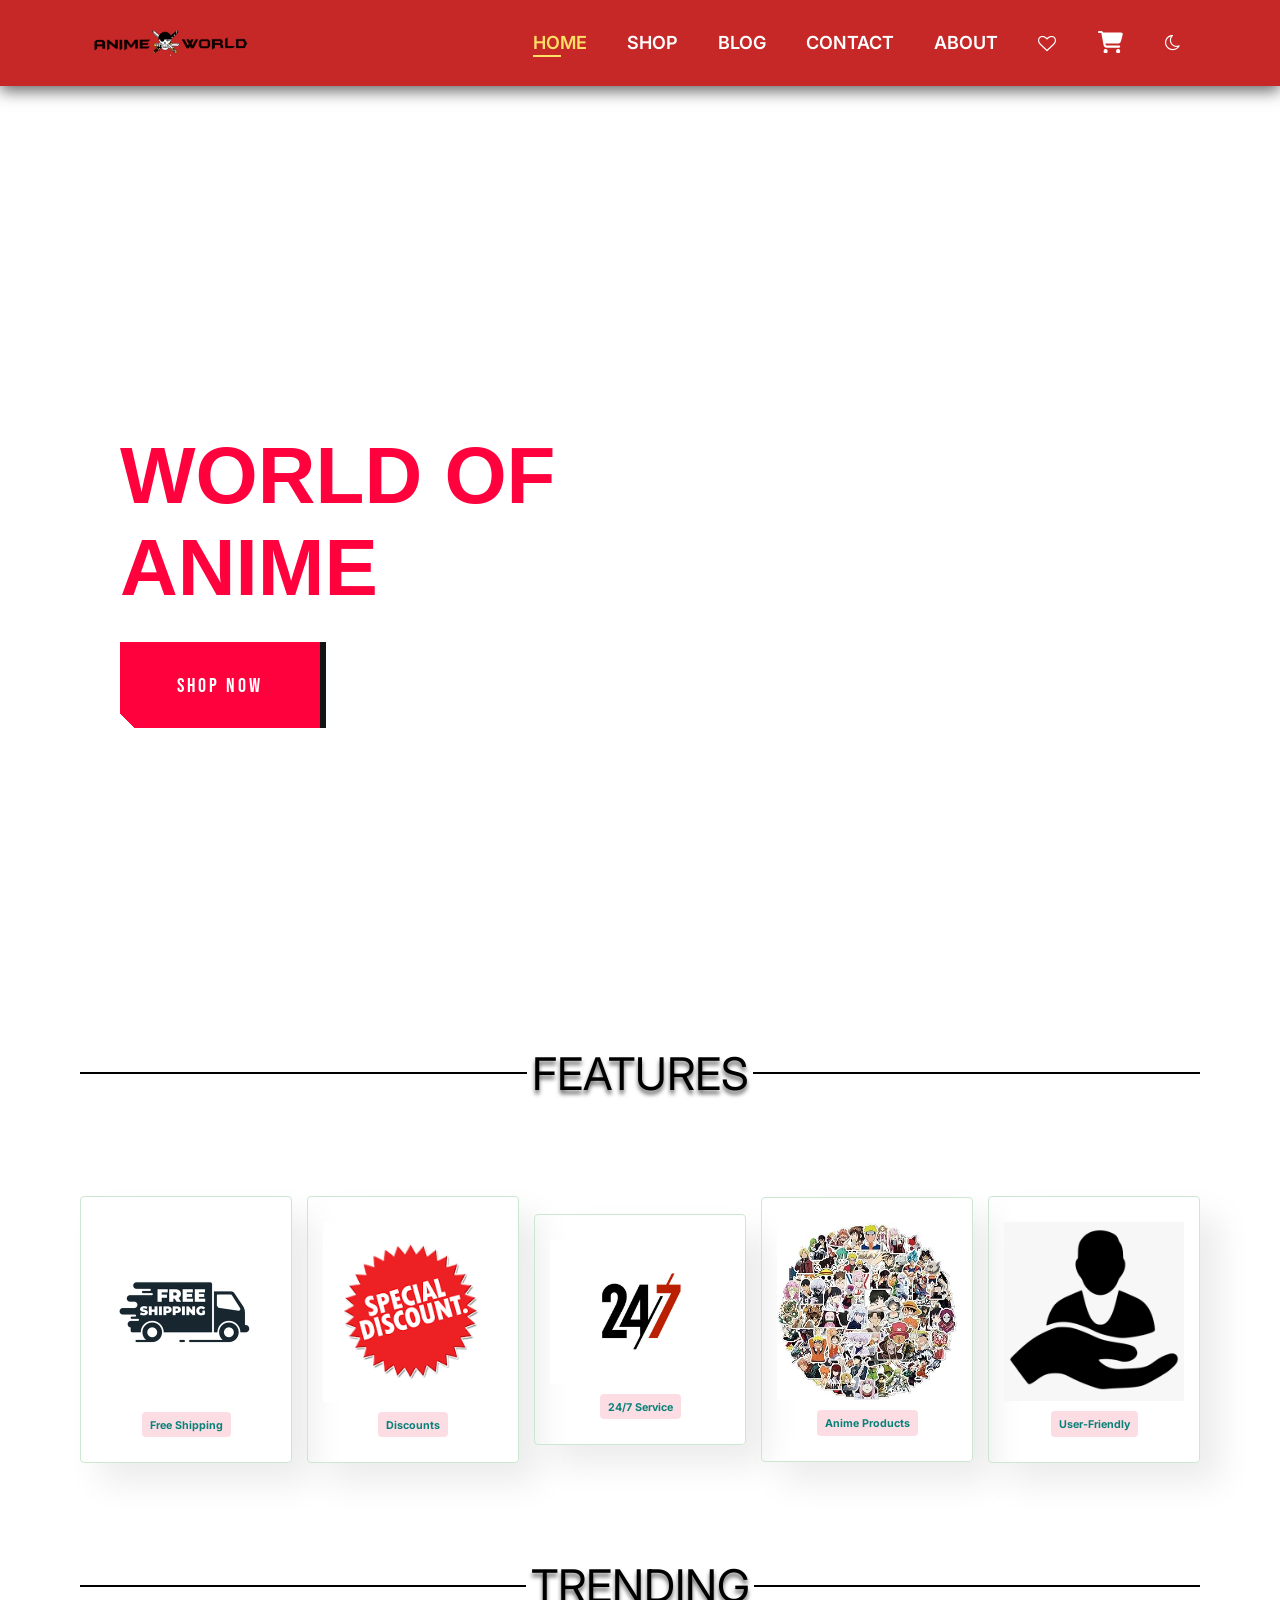
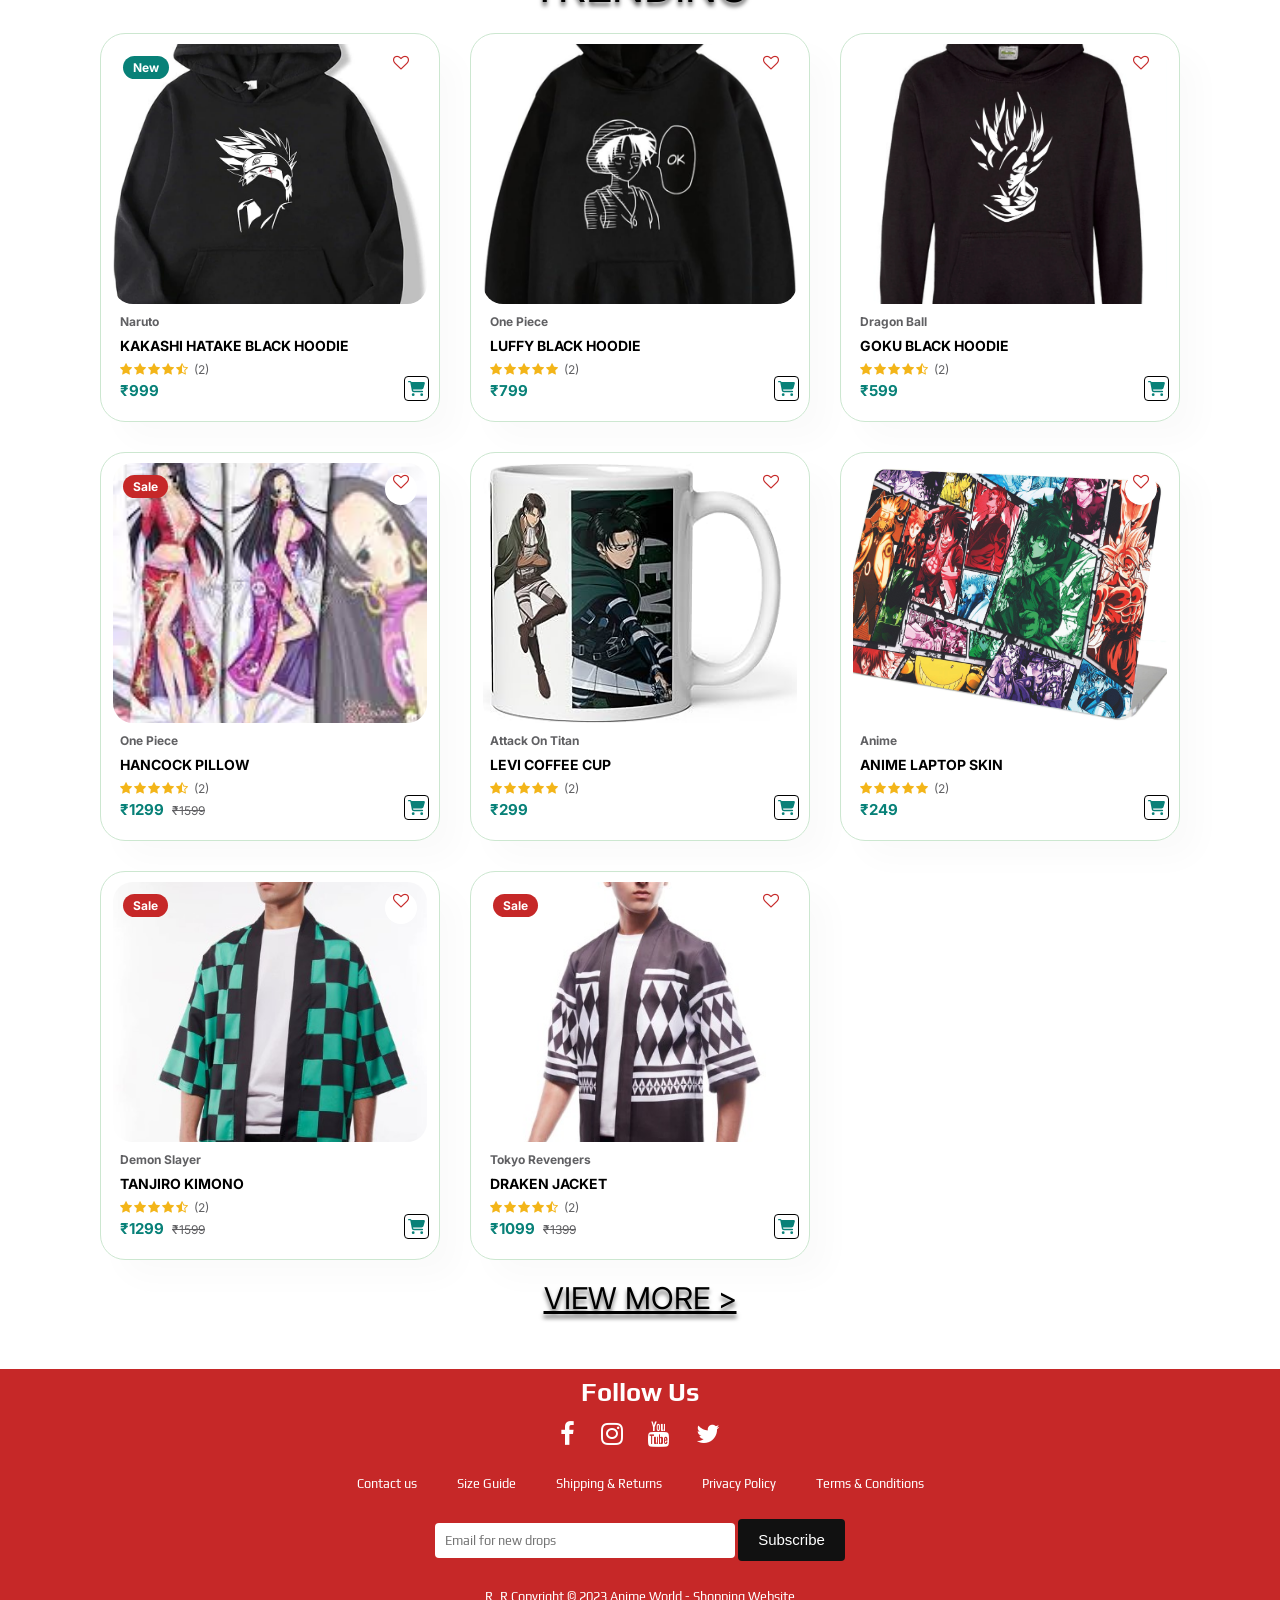
<file: index.html>
<!DOCTYPE html>
<html lang="en">
<head>
<meta charset="UTF-8">
<meta name="viewport" content="width=device-width,initial-scale=1">
<title>Anime World | Home</title>
<meta name="description" content="Anime hoodies, cosplay, accessories and collectibles from Naruto, One Piece, Dragon Ball and more.">
<meta name="theme-color" content="#c62828">
<meta property="og:type" content="website">
<meta property="og:title" content="Anime World | Home">
<meta property="og:description" content="Anime hoodies, cosplay, accessories and collectibles from Naruto, One Piece, Dragon Ball and more.">
<meta property="og:image" content="images/anime.png">
<link rel="stylesheet" href="index.css">
<link rel="stylesheet" href="https://cdnjs.cloudflare.com/ajax/libs/font-awesome/4.7.0/css/font-awesome.min.css">
<link rel="icon" href="images/Untitled-1.png">
<link href="https://fonts.googleapis.com/css2?family=Bebas+Neue&family=Inter&family=Play&display=swap" rel="stylesheet">
<script src="index.js" defer></script>
</head>
<body>
<section id="header"></section>
<section id="hero">
<video class="back-video" autoplay loop muted playsinline preload="metadata"><source src="images/itachi-in-autumn.3840x2160.mp4" type="video/mp4"></video>
<div class="space"><h4>WELCOME TO</h4><h1>WORLD OF <br> ANIME</h1><p>Where New Era Begins</p><a class="button-49" href="shop.html">SHOP NOW</a></div>
</section>
<div class="text p section-p1">FEATURES</div>
<section id="feature" class="section-p1">
<div class="feature-box"><img src="images/free.jpg" alt="" loading="lazy"><h6>Free Shipping</h6></div>
<div class="feature-box"><img src="images/discont.png" alt="" loading="lazy"><h6>Discounts</h6></div>
<div class="feature-box"><img src="images/twenty.jpg" alt="" loading="lazy"><h6>24/7 Service</h6></div>
<div class="feature-box"><img src="images/animeproducts.jpg" alt="" loading="lazy"><h6>Anime Products</h6></div>
<div class="feature-box"><img src="images/user.png" alt="" loading="lazy"><h6>User-Friendly</h6></div>
</section>
<section class="section-p1">
<div class="text p">TRENDING</div>
<div class="pro-container" id="trend"></div>
<div class="text2"><a href="shop.html">VIEW MORE &gt;</a></div>
</section>
<footer class="footer"></footer>
</body>
</html>
</file>
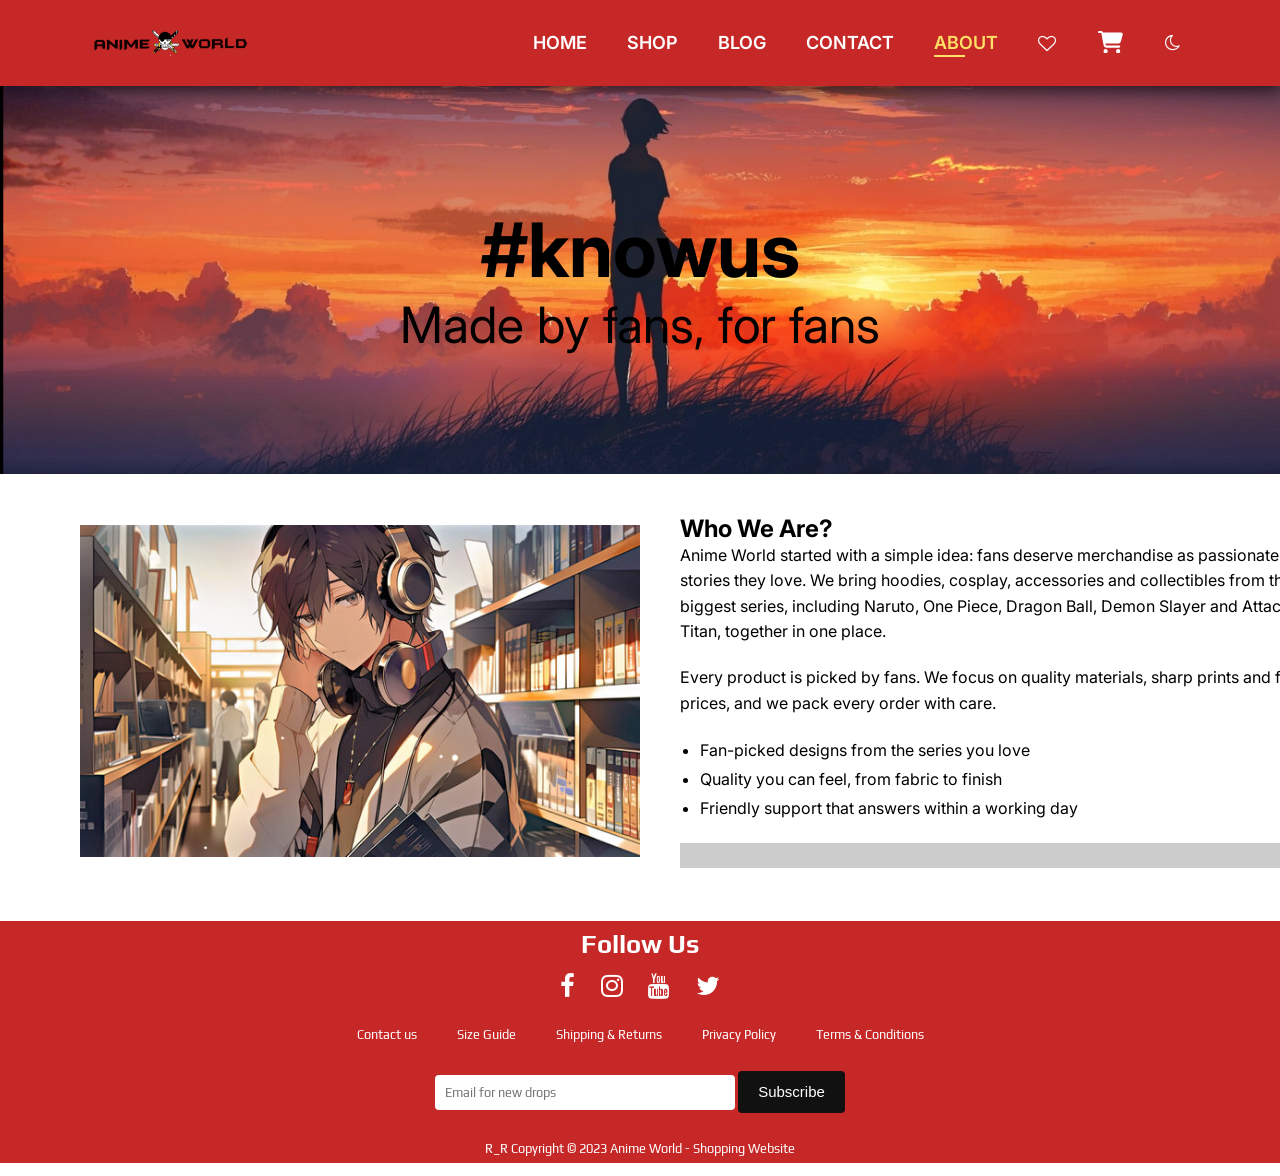
<file: about.html>
<!DOCTYPE html>
<html lang="en">
<head>
<meta charset="UTF-8">
<meta name="viewport" content="width=device-width,initial-scale=1">
<title>About | Anime World</title>
<meta name="description" content="Learn about Anime World, a fan-run store for anime merchandise.">
<meta name="theme-color" content="#c62828">
<meta property="og:type" content="website">
<meta property="og:title" content="About | Anime World">
<meta property="og:description" content="Learn about Anime World, a fan-run store for anime merchandise.">
<meta property="og:image" content="images/anime.png">
<link rel="stylesheet" href="index.css">
<link rel="stylesheet" href="https://cdnjs.cloudflare.com/ajax/libs/font-awesome/4.7.0/css/font-awesome.min.css">
<link rel="icon" href="images/Untitled-1.png">
<link href="https://fonts.googleapis.com/css2?family=Bebas+Neue&family=Inter&family=Play&display=swap" rel="stylesheet">
<script src="index.js" defer></script>
</head>
<body>
<section id="header"></section>
<section class="ph h-about"><div class="space"><h1>#knowus</h1><p>Made by fans, for fans</p></div></section>
<section id="about-head" class="section-p1">
<img src="images/about/bg2.jpg" alt="About Anime World">
<div>
<h2>Who We Are?</h2>
<p>Anime World started with a simple idea: fans deserve merchandise as passionate as the stories they love. We bring hoodies, cosplay, accessories and collectibles from the biggest series, including Naruto, One Piece, Dragon Ball, Demon Slayer and Attack on Titan, together in one place.</p>
<p>Every product is picked by fans. We focus on quality materials, sharp prints and fair prices, and we pack every order with care.</p>
<ul><li>Fan-picked designs from the series you love</li><li>Quality you can feel, from fabric to finish</li><li>Friendly support that answers within a working day</li></ul>
<div class="mq"><p>Free shipping on every order • New drops every week • Use code ANIME10 for 10% off</p></div>
</div>
</section>
<footer class="footer"></footer>
</body>
</html>
</file>
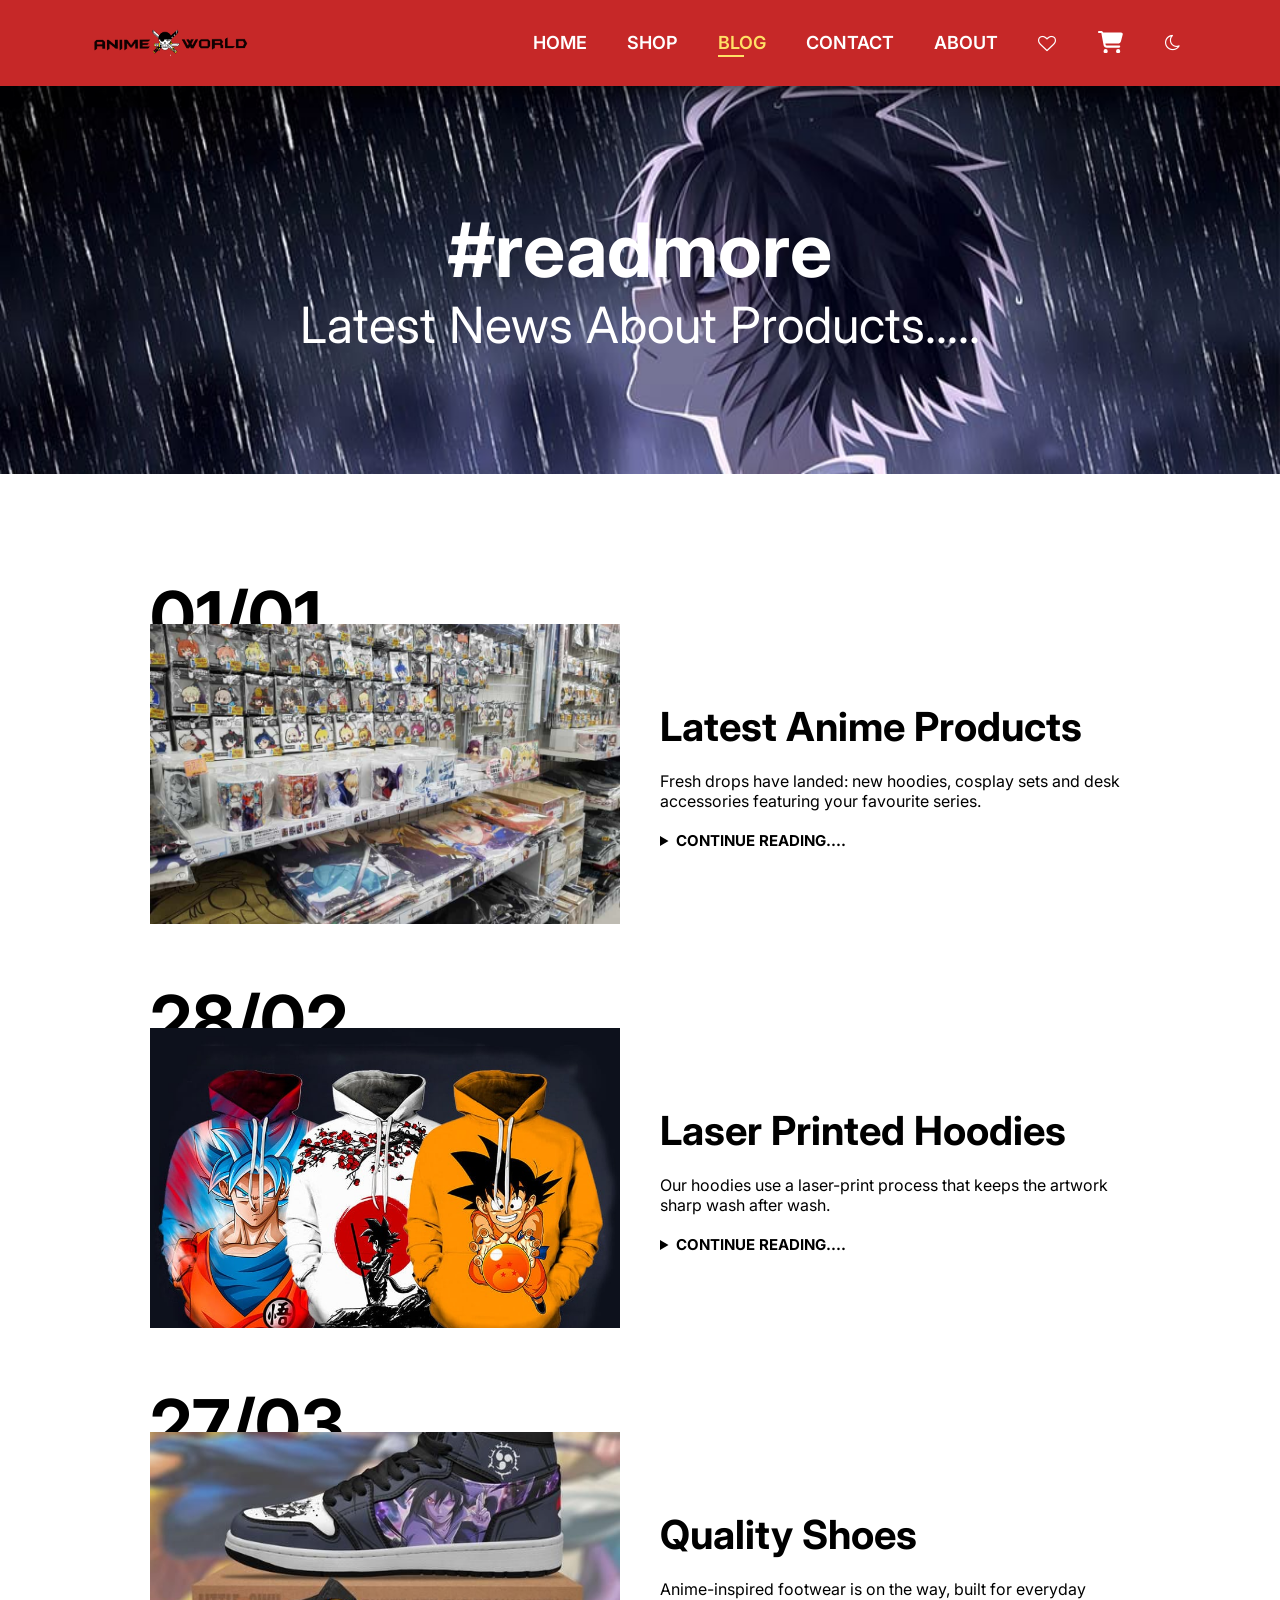
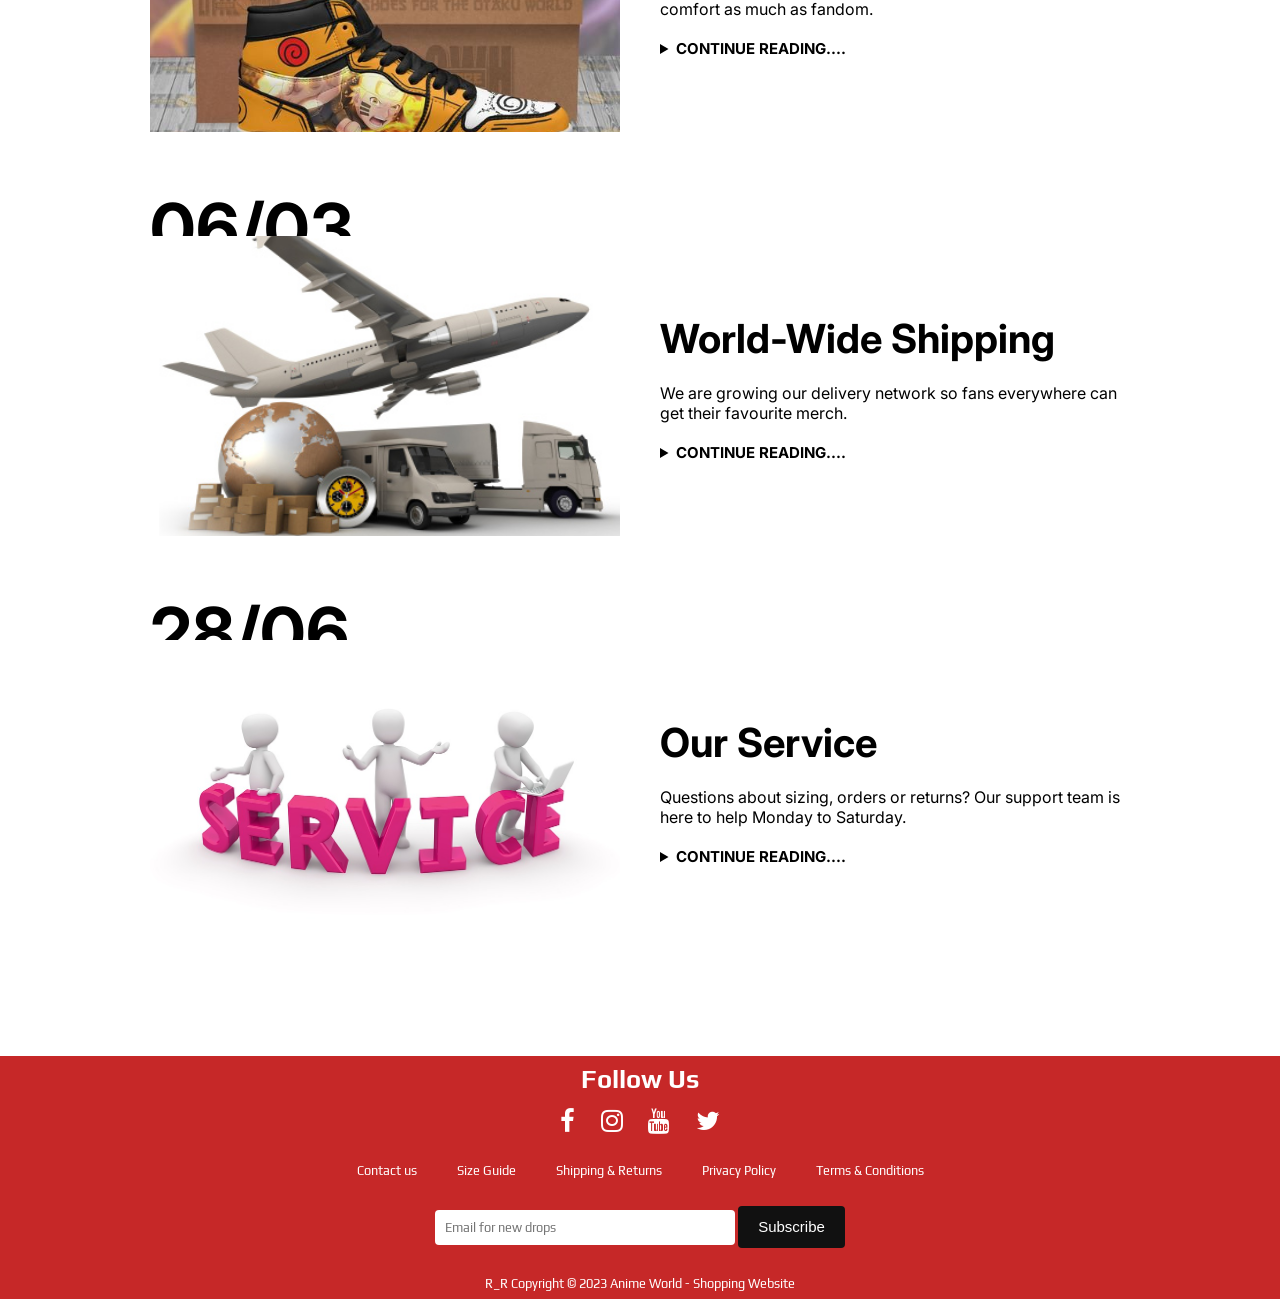
<file: blog.html>
<!DOCTYPE html>
<html lang="en">
<head>
<meta charset="UTF-8">
<meta name="viewport" content="width=device-width,initial-scale=1">
<title>Blog | Anime World</title>
<meta name="description" content="News, product updates and guides from Anime World.">
<meta name="theme-color" content="#c62828">
<meta property="og:type" content="website">
<meta property="og:title" content="Blog | Anime World">
<meta property="og:description" content="News, product updates and guides from Anime World.">
<meta property="og:image" content="images/anime.png">
<link rel="stylesheet" href="index.css">
<link rel="stylesheet" href="https://cdnjs.cloudflare.com/ajax/libs/font-awesome/4.7.0/css/font-awesome.min.css">
<link rel="icon" href="images/Untitled-1.png">
<link href="https://fonts.googleapis.com/css2?family=Bebas+Neue&family=Inter&family=Play&display=swap" rel="stylesheet">
<script src="index.js" defer></script>
</head>
<body>
<section id="header"></section>
<section class="ph h-blog"><div class="space"><h1>#readmore</h1><p>Latest News About Products.....</p></div></section>
<section id="blog">
<div class="blog-box"><div class="blog-img"><img src="images/blog/b1.jpg" alt="Latest Anime Products" loading="lazy"></div><div class="blog-details"><h4>Latest Anime Products</h4><p>Fresh drops have landed: new hoodies, cosplay sets and desk accessories featuring your favourite series.</p><details><summary>CONTINUE READING....</summary><p>New arrivals are tagged New in the shop, so they are easy to spot. We add fresh designs regularly, from Naruto and One Piece to Demon Slayer and My Hero Academia.</p></details></div><h1>01/01</h1></div>
<div class="blog-box"><div class="blog-img"><img src="images/blog/b2.jpg" alt="Laser Printed Hoodies" loading="lazy"></div><div class="blog-details"><h4>Laser Printed Hoodies</h4><p>Our hoodies use a laser-print process that keeps the artwork sharp wash after wash.</p><details><summary>CONTINUE READING....</summary><p>Unlike cheap prints that crack and fade, laser-printed designs bond with the fabric. Wash inside out in cold water and hang dry to keep the print looking new for years.</p></details></div><h1>28/02</h1></div>
<div class="blog-box"><div class="blog-img"><img src="images/blog/b3.jpg" alt="Quality Shoes" loading="lazy"></div><div class="blog-details"><h4>Quality Shoes</h4><p>Anime-inspired footwear is on the way, built for everyday comfort as much as fandom.</p><details><summary>CONTINUE READING....</summary><p>We are testing cushioned soles and breathable uppers with designs inspired by iconic characters. Subscribe to the newsletter in the footer to be first in line when the collection launches.</p></details></div><h1>27/03</h1></div>
<div class="blog-box"><div class="blog-img"><img src="images/blog/b4.jpg" alt="World-Wide Shipping" loading="lazy"></div><div class="blog-details"><h4>World-Wide Shipping</h4><p>We are growing our delivery network so fans everywhere can get their favourite merch.</p><details><summary>CONTINUE READING....</summary><p>Orders are packed quickly and tracked end to end. See the Shipping and Returns page for delivery times and charges.</p></details></div><h1>06/03</h1></div>
<div class="blog-box"><div class="blog-img"><img src="images/blog/b5.jpg" alt="Our Service" loading="lazy"></div><div class="blog-details"><h4>Our Service</h4><p>Questions about sizing, orders or returns? Our support team is here to help Monday to Saturday.</p><details><summary>CONTINUE READING....</summary><p>Reach us from the Contact page, and check the Size Guide before ordering clothing. We aim to reply to every message within one working day.</p></details></div><h1>28/06</h1></div>
</section>
<footer class="footer"></footer>
</body>
</html>
</file>
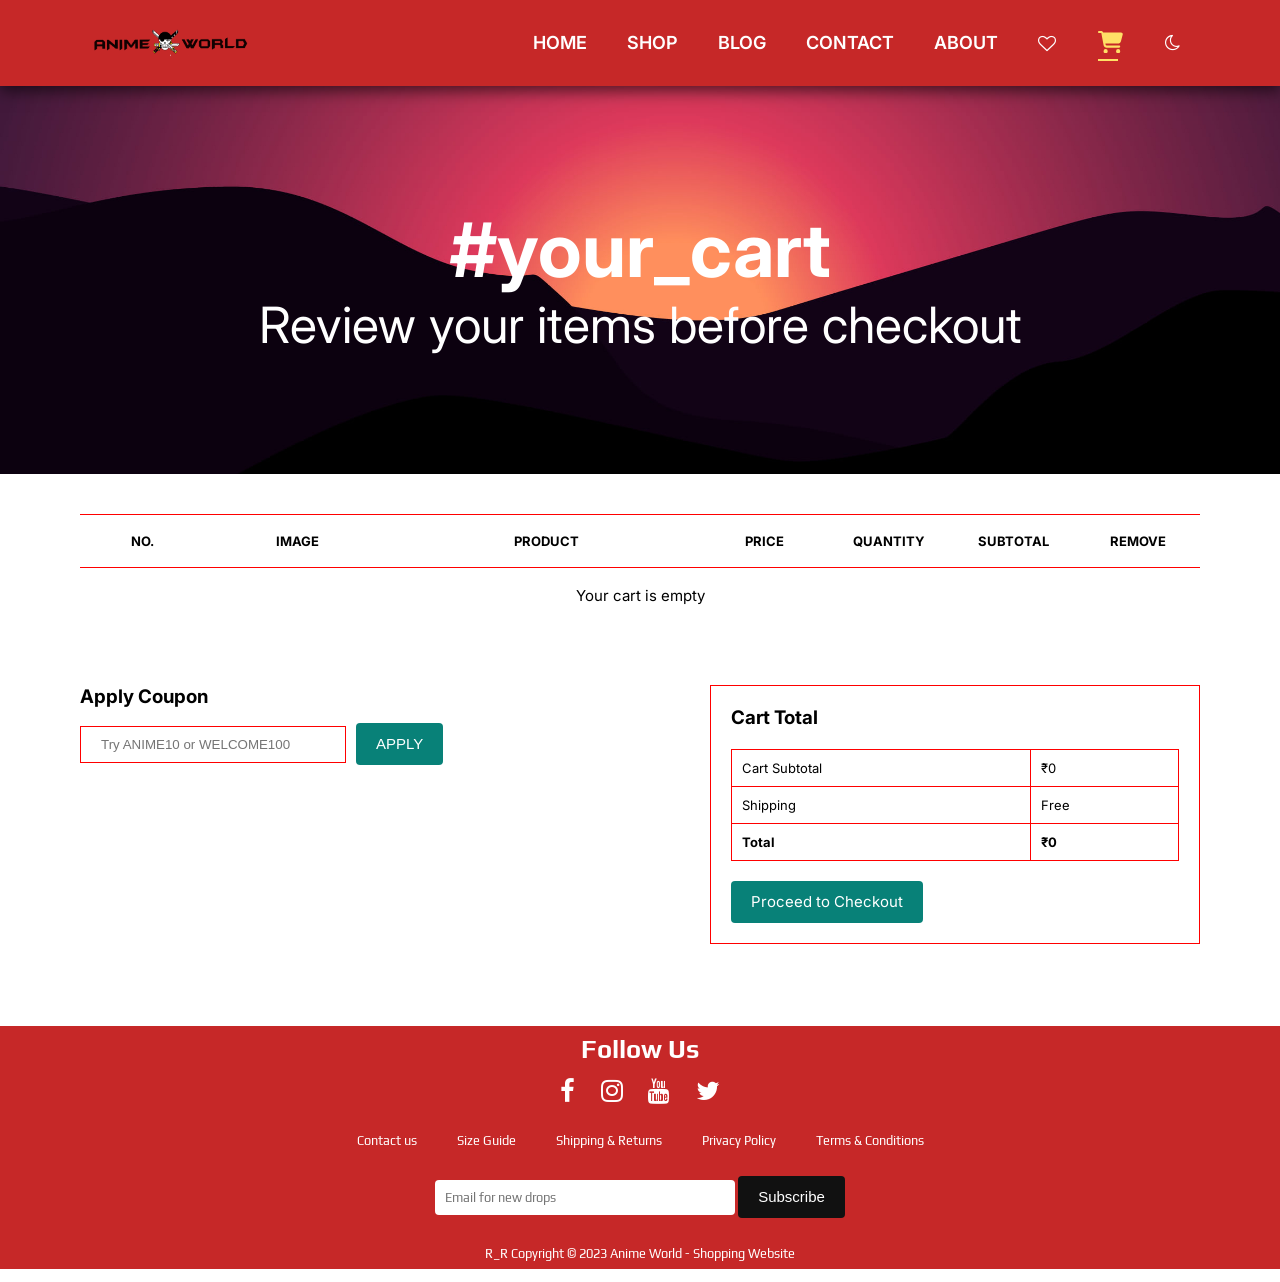
<file: cart.html>
<!DOCTYPE html>
<html lang="en">
<head>
<meta charset="UTF-8">
<meta name="viewport" content="width=device-width,initial-scale=1">
<title>Cart | Anime World</title>
<meta name="description" content="Review the items in your Anime World cart.">
<meta name="theme-color" content="#c62828">
<meta property="og:type" content="website">
<meta property="og:title" content="Cart | Anime World">
<meta property="og:description" content="Review the items in your Anime World cart.">
<meta property="og:image" content="images/anime.png">
<link rel="stylesheet" href="index.css">
<link rel="stylesheet" href="https://cdnjs.cloudflare.com/ajax/libs/font-awesome/4.7.0/css/font-awesome.min.css">
<link rel="icon" href="images/Untitled-1.png">
<link href="https://fonts.googleapis.com/css2?family=Bebas+Neue&family=Inter&family=Play&display=swap" rel="stylesheet">
<script src="index.js" defer></script>
</head>
<body>
<section id="header"></section>
<section class="ph h-contact"><div class="space"><h1>#your_cart</h1><p>Review your items before checkout</p></div></section>
<section id="cart" class="section-p1">
<table>
<thead><tr><td>No.</td><td>Image</td><td>Product</td><td>Price</td><td>Quantity</td><td>Subtotal</td><td>Remove</td></tr></thead>
<tbody></tbody>
</table>
</section>
<section id="cart-add" class="section-p1">
<div id="coupon"><h3>Apply Coupon</h3><div><input id="cc" type="text" placeholder="Try ANIME10 or WELCOME100" aria-label="Coupon code"><button class="btn" id="ap">APPLY</button></div><p id="cm"></p></div>
<div id="sub"><h3>Cart Total</h3><table><tbody id="tt"></tbody></table><a class="btn" href="checkout.html">Proceed to Checkout</a></div>
</section>
<footer class="footer"></footer>
</body>
</html>
</file>
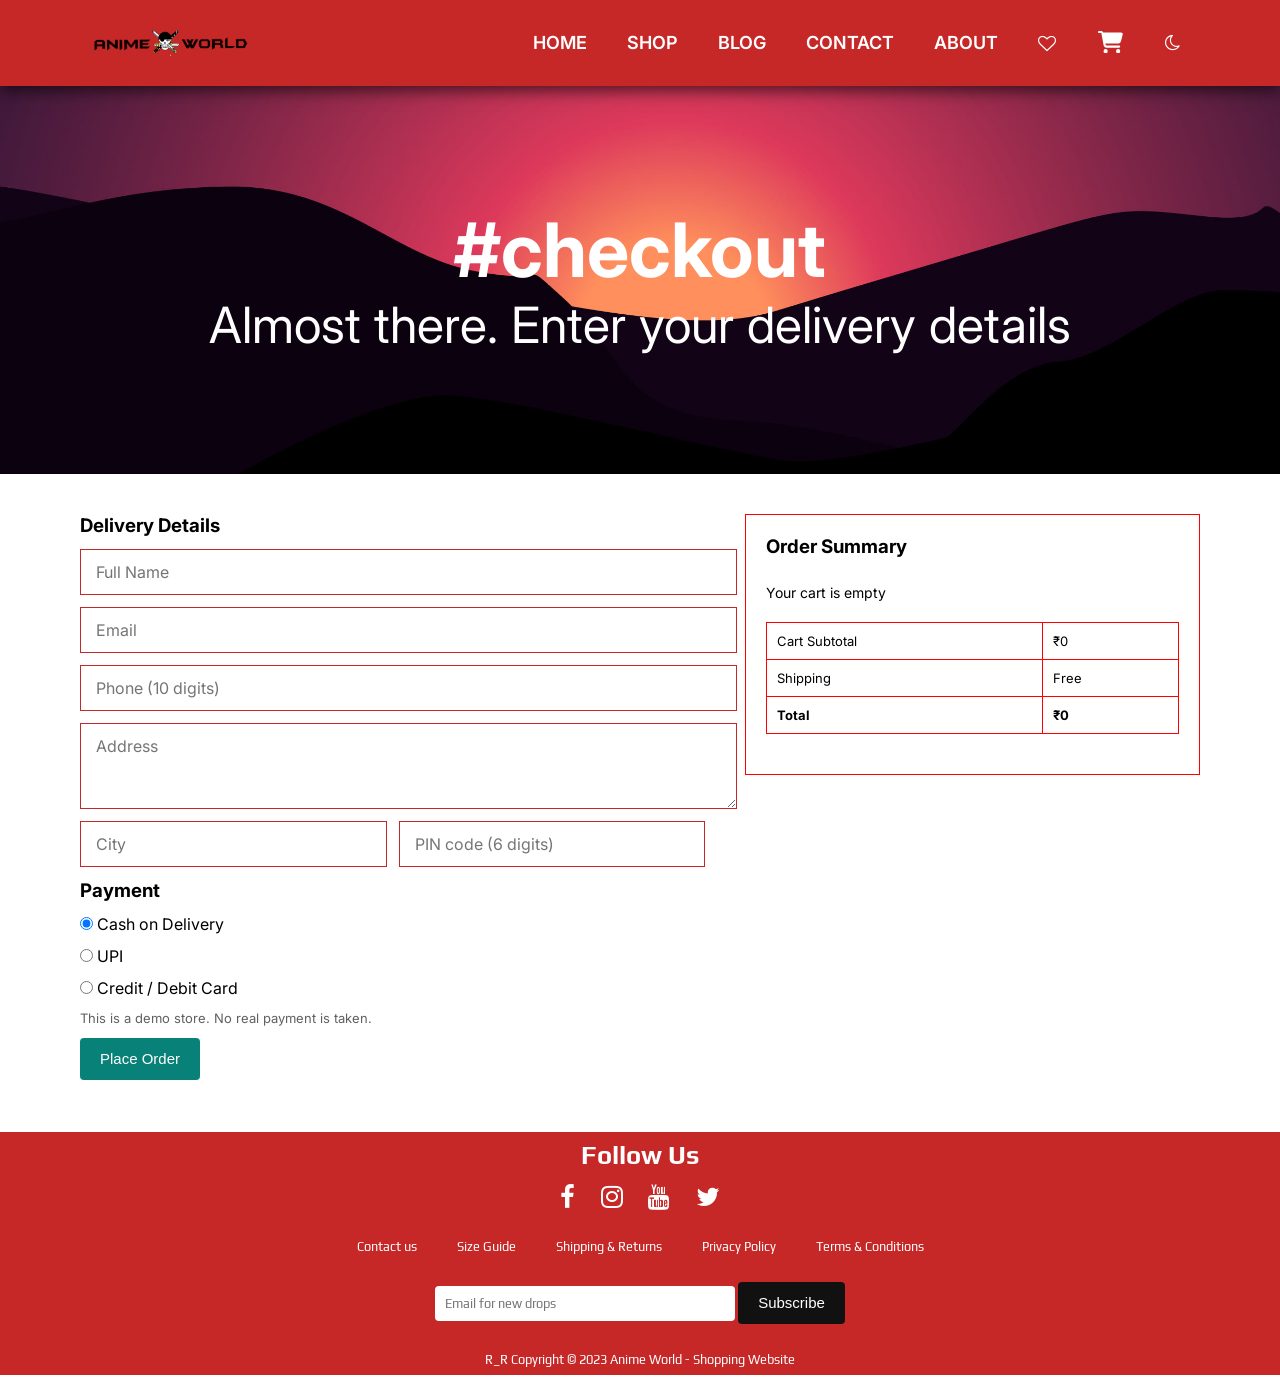
<file: checkout.html>
<!DOCTYPE html>
<html lang="en">
<head>
<meta charset="UTF-8">
<meta name="viewport" content="width=device-width,initial-scale=1">
<title>Checkout | Anime World</title>
<meta name="description" content="Enter your delivery details and place your Anime World order.">
<meta name="theme-color" content="#c62828">
<meta property="og:type" content="website">
<meta property="og:title" content="Checkout | Anime World">
<meta property="og:description" content="Enter your delivery details and place your Anime World order.">
<meta property="og:image" content="images/anime.png">
<link rel="stylesheet" href="index.css">
<link rel="stylesheet" href="https://cdnjs.cloudflare.com/ajax/libs/font-awesome/4.7.0/css/font-awesome.min.css">
<link rel="icon" href="images/Untitled-1.png">
<link href="https://fonts.googleapis.com/css2?family=Bebas+Neue&family=Inter&family=Play&display=swap" rel="stylesheet">
<script src="index.js" defer></script>
</head>
<body>
<section id="header"></section>
<section class="ph h-contact"><div class="space"><h1>#checkout</h1><p>Almost there. Enter your delivery details</p></div></section>
<section id="checkout" class="section-p1">
<form id="co">
<h3>Delivery Details</h3>
<input name="name" placeholder="Full Name" autocomplete="name" required>
<input type="email" name="email" placeholder="Email" autocomplete="email" required>
<input type="tel" name="phone" placeholder="Phone (10 digits)" pattern="[0-9]{10}" required>
<textarea name="address" rows="3" placeholder="Address" required></textarea>
<div class="two"><input name="city" placeholder="City" required><input name="pin" placeholder="PIN code (6 digits)" pattern="[0-9]{6}" required></div>
<h3>Payment</h3>
<label><input type="radio" name="pay" value="Cash on Delivery" checked> Cash on Delivery</label>
<label><input type="radio" name="pay" value="UPI"> UPI</label>
<label><input type="radio" name="pay" value="Card"> Credit / Debit Card</label>
<p class="note">This is a demo store. No real payment is taken.</p>
<button class="btn">Place Order</button>
</form>
<div id="sum"><h3>Order Summary</h3><ul id="oi"></ul><table><tbody id="tt"></tbody></table></div>
</section>
<footer class="footer"></footer>
</body>
</html>
</file>
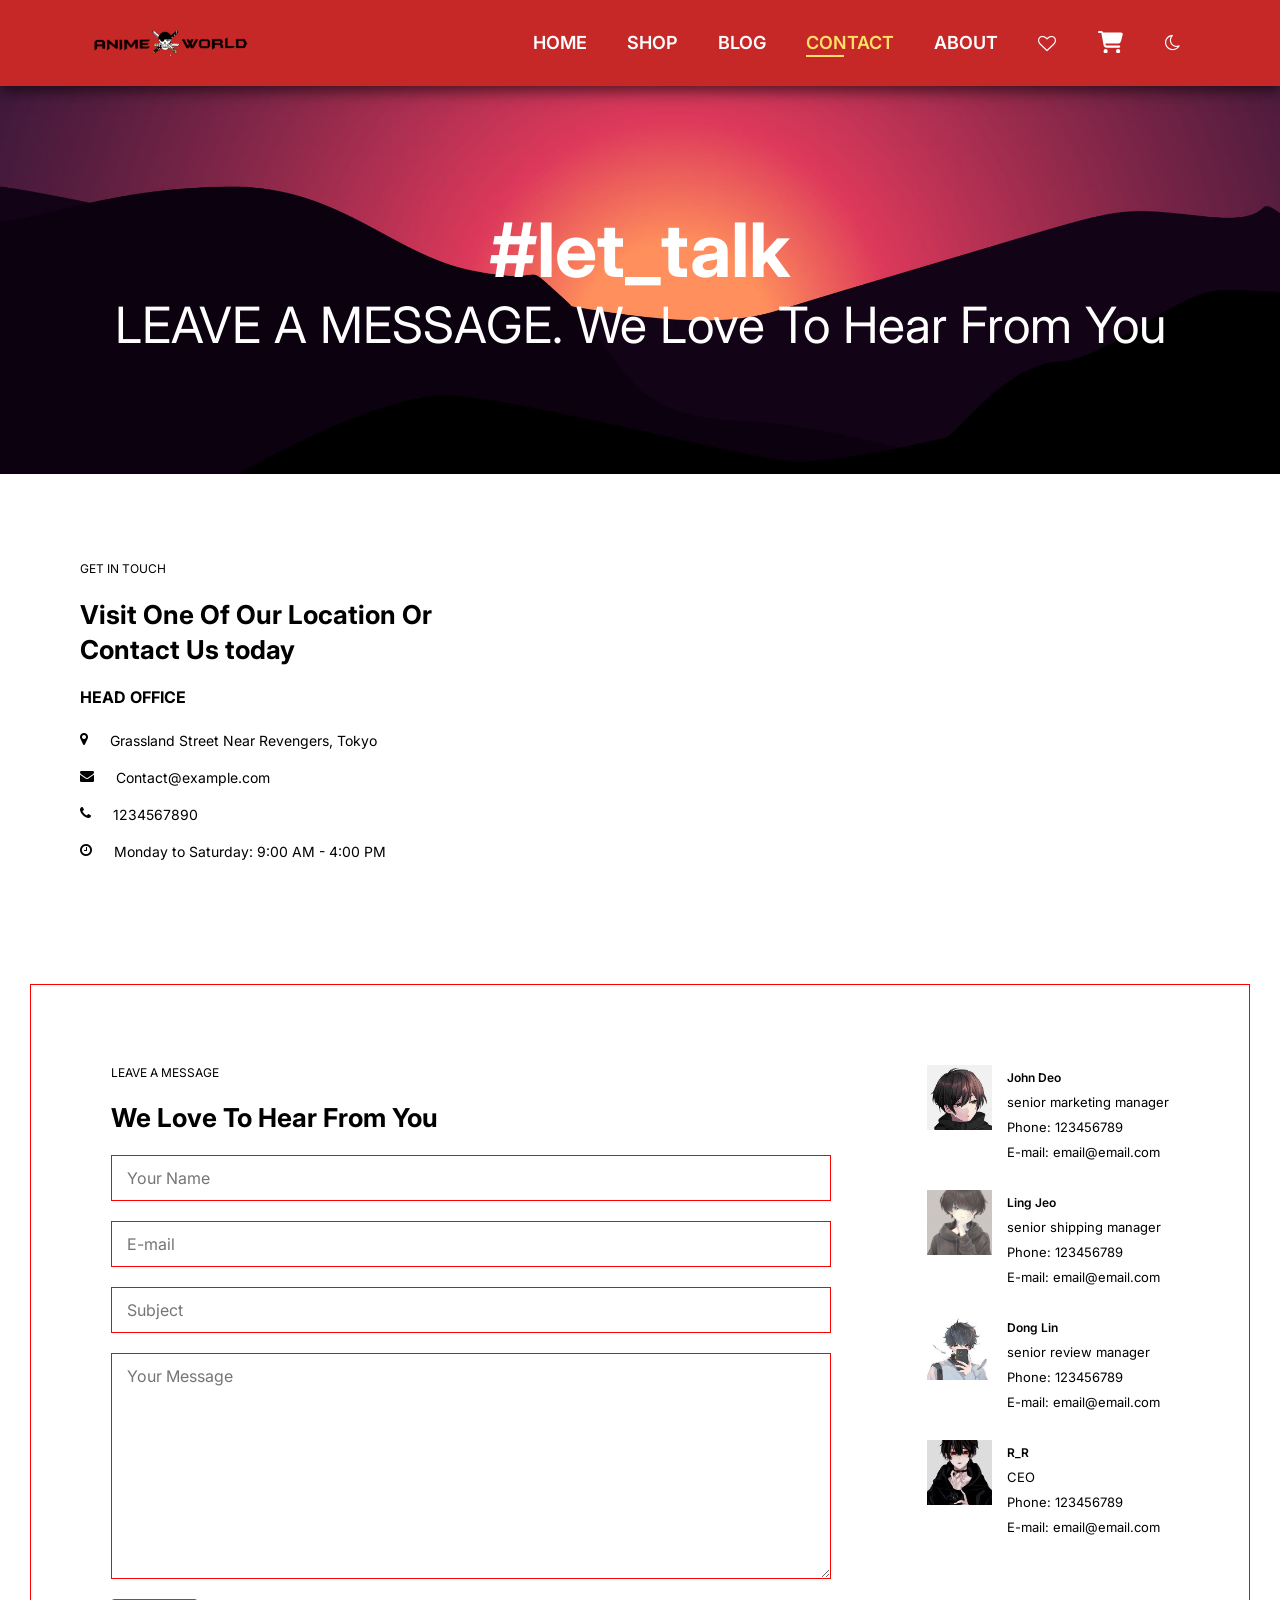
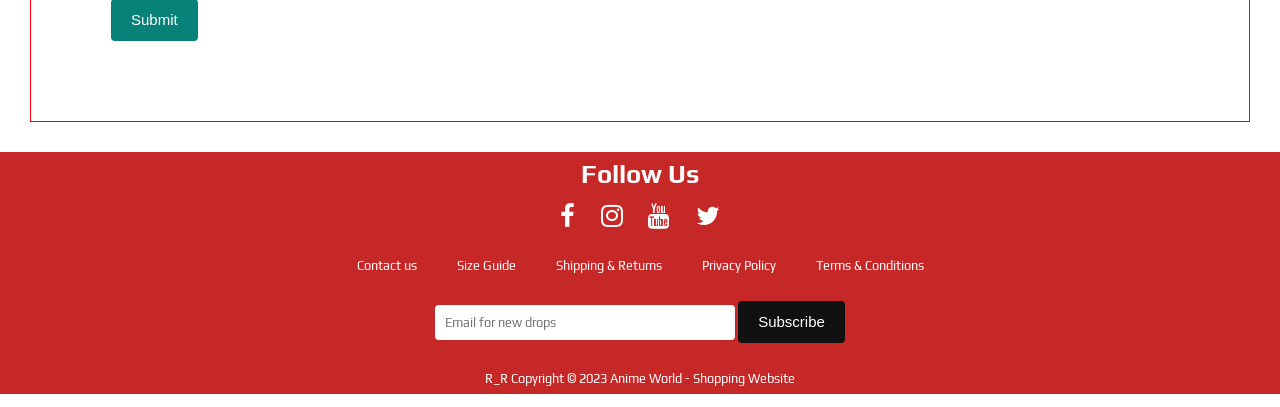
<file: contact.html>
<!DOCTYPE html>
<html lang="en">
<head>
<meta charset="UTF-8">
<meta name="viewport" content="width=device-width,initial-scale=1">
<title>Contact | Anime World</title>
<meta name="description" content="Contact Anime World for orders, sizing help and support.">
<meta name="theme-color" content="#c62828">
<meta property="og:type" content="website">
<meta property="og:title" content="Contact | Anime World">
<meta property="og:description" content="Contact Anime World for orders, sizing help and support.">
<meta property="og:image" content="images/anime.png">
<link rel="stylesheet" href="index.css">
<link rel="stylesheet" href="https://cdnjs.cloudflare.com/ajax/libs/font-awesome/4.7.0/css/font-awesome.min.css">
<link rel="icon" href="images/Untitled-1.png">
<link href="https://fonts.googleapis.com/css2?family=Bebas+Neue&family=Inter&family=Play&display=swap" rel="stylesheet">
<script src="index.js" defer></script>
</head>
<body>
<section id="header"></section>
<section class="ph h-contact"><div class="space"><h1>#let_talk</h1><p>LEAVE A MESSAGE. We Love To Hear From You</p></div></section>
<section id="contact-details" class="section-p1">
<div class="details">
<span>GET IN TOUCH</span>
<h2>Visit One Of Our Location Or Contact Us today</h2>
<h3>HEAD OFFICE</h3>
<ul>
<li><i class="fa fa-map-marker"></i><p>Grassland Street Near Revengers, Tokyo</p></li>
<li><i class="fa fa-envelope"></i><p>Contact@example.com</p></li>
<li><i class="fa fa-phone"></i><p>1234567890</p></li>
<li><i class="fa fa-clock-o"></i><p>Monday to Saturday: 9:00 AM - 4:00 PM</p></li>
</ul>
</div>
<div class="map"><iframe title="Map" src="https://www.google.com/maps/embed?pb=!1m18!1m12!1m3!1d1662975.659365321!2d138.45036710540688!3d35.50429467945923!2m3!1f0!2f0!3f0!3m2!1i1024!2i768!4f13.1!3m3!1m2!1s0x605d1b87f02e57e7%3A0x2e01618b22571b89!2sTokyo%2C%20Japan!5e0!3m2!1sen!2sin!4v1698168962518!5m2!1sen!2sin" allowfullscreen loading="lazy" referrerpolicy="no-referrer-when-downgrade"></iframe></div>
</section>
<section id="form-details">
<form id="cf" action="#">
<span>LEAVE A MESSAGE</span>
<h2>We Love To Hear From You</h2>
<input name="name" placeholder="Your Name" required>
<input type="email" name="email" placeholder="E-mail" required>
<input name="subject" placeholder="Subject">
<textarea name="message" rows="10" placeholder="Your Message" required></textarea>
<button class="btn">Submit</button>
</form>
<div class="people">
<div><img src="images/contact/p1.jpg" alt="John Deo" loading="lazy"><p><span>John Deo</span>senior marketing manager<br>Phone: 123456789<br>E-mail: email@email.com</p></div>
<div><img src="images/contact/p2.jpg" alt="Ling Jeo" loading="lazy"><p><span>Ling Jeo</span>senior shipping manager<br>Phone: 123456789<br>E-mail: email@email.com</p></div>
<div><img src="images/contact/p3.jpg" alt="Dong Lin" loading="lazy"><p><span>Dong Lin</span>senior review manager<br>Phone: 123456789<br>E-mail: email@email.com</p></div>
<div><img src="images/contact/p4.jpg" alt="R_R" loading="lazy"><p><span>R_R</span>CEO<br>Phone: 123456789<br>E-mail: email@email.com</p></div>
</div>
</section>
<footer class="footer"></footer>
</body>
</html>
</file>
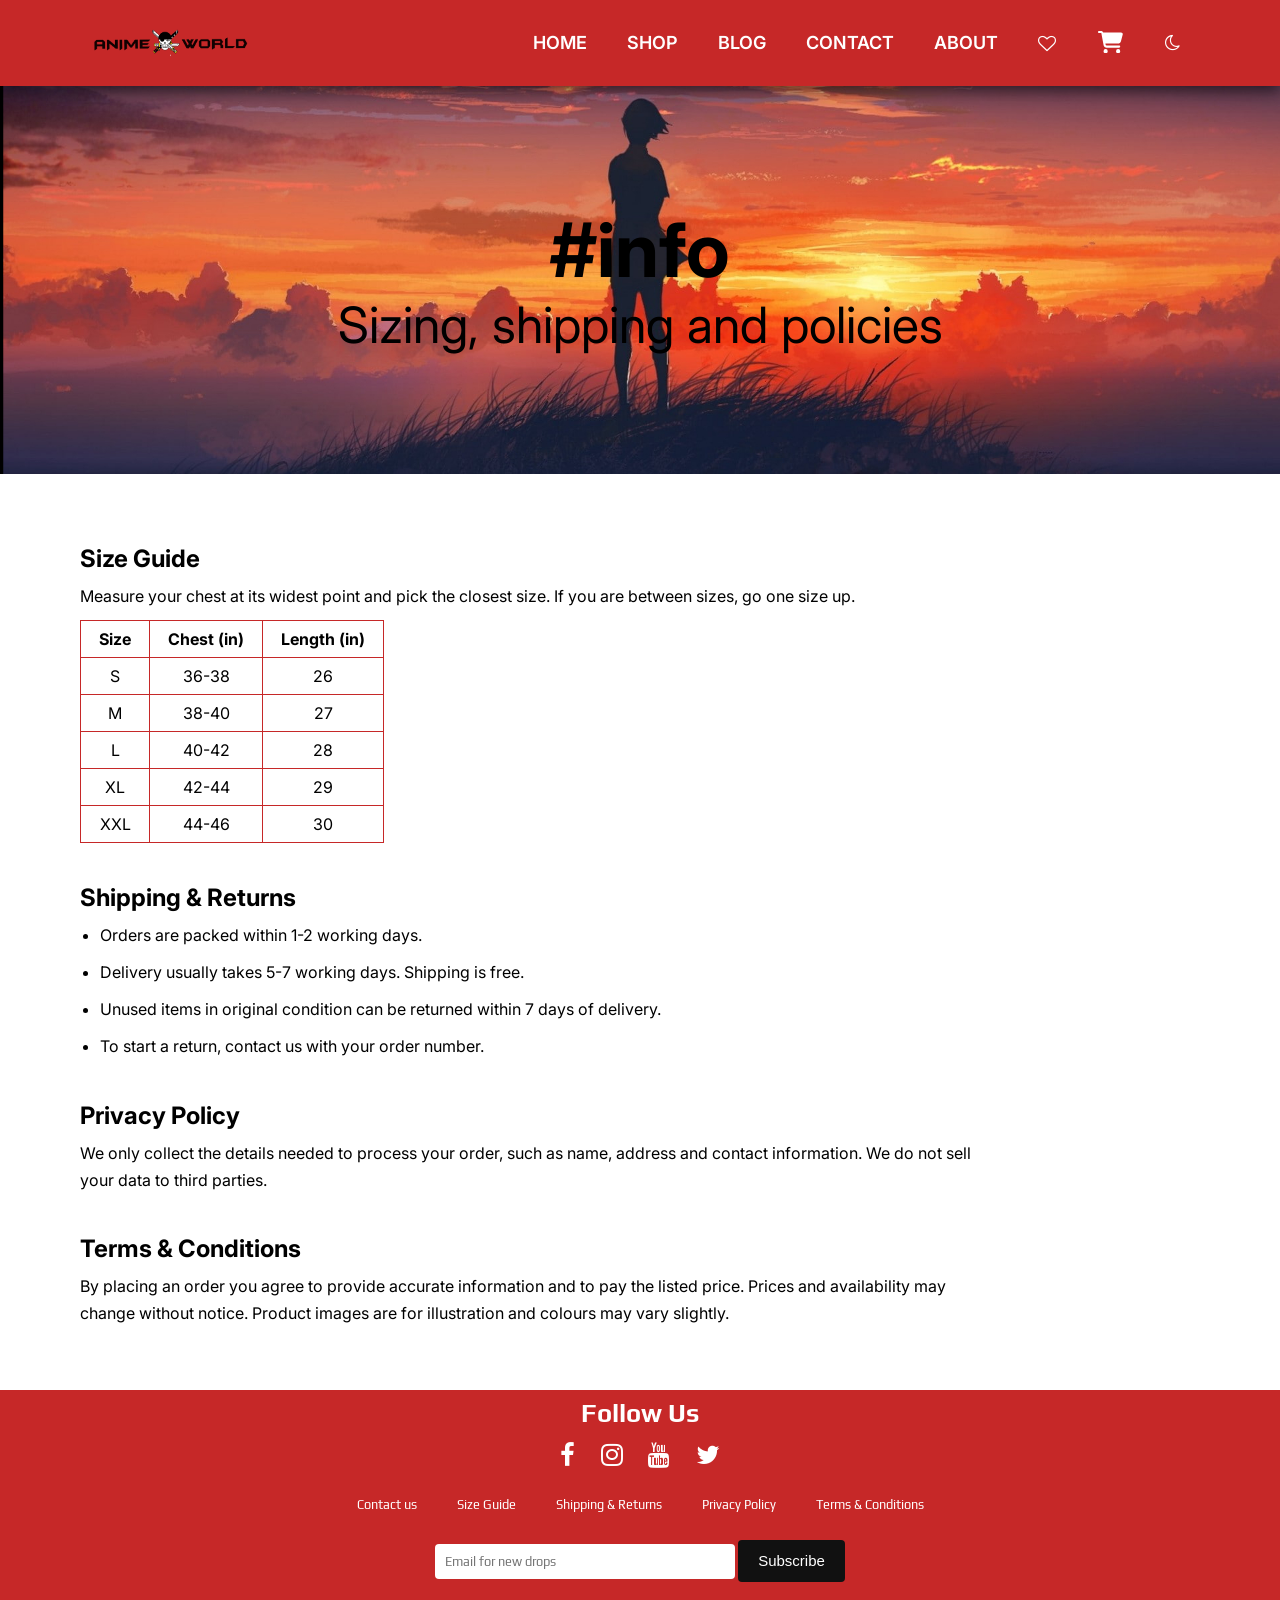
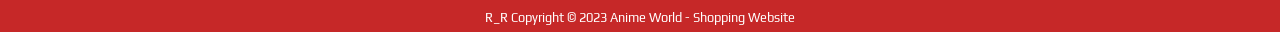
<file: info.html>
<!DOCTYPE html>
<html lang="en">
<head>
<meta charset="UTF-8">
<meta name="viewport" content="width=device-width,initial-scale=1">
<title>Size Guide, Shipping & Policies | Anime World</title>
<meta name="description" content="Size guide, shipping and returns, privacy policy and terms for Anime World.">
<meta name="theme-color" content="#c62828">
<meta property="og:type" content="website">
<meta property="og:title" content="Size Guide, Shipping & Policies | Anime World">
<meta property="og:description" content="Size guide, shipping and returns, privacy policy and terms for Anime World.">
<meta property="og:image" content="images/anime.png">
<link rel="stylesheet" href="index.css">
<link rel="stylesheet" href="https://cdnjs.cloudflare.com/ajax/libs/font-awesome/4.7.0/css/font-awesome.min.css">
<link rel="icon" href="images/Untitled-1.png">
<link href="https://fonts.googleapis.com/css2?family=Bebas+Neue&family=Inter&family=Play&display=swap" rel="stylesheet">
<script src="index.js" defer></script>
</head>
<body>
<section id="header"></section>
<section class="ph h-about"><div class="space"><h1>#info</h1><p>Sizing, shipping and policies</p></div></section>
<section id="info" class="section-p1">
<h2 id="size">Size Guide</h2>
<p>Measure your chest at its widest point and pick the closest size. If you are between sizes, go one size up.</p>
<table><tr><th>Size</th><th>Chest (in)</th><th>Length (in)</th></tr>
<tr><td>S</td><td>36-38</td><td>26</td></tr><tr><td>M</td><td>38-40</td><td>27</td></tr><tr><td>L</td><td>40-42</td><td>28</td></tr><tr><td>XL</td><td>42-44</td><td>29</td></tr><tr><td>XXL</td><td>44-46</td><td>30</td></tr></table>
<h2 id="shipping">Shipping &amp; Returns</h2>
<ul><li>Orders are packed within 1-2 working days.</li><li>Delivery usually takes 5-7 working days. Shipping is free.</li><li>Unused items in original condition can be returned within 7 days of delivery.</li><li>To start a return, contact us with your order number.</li></ul>
<h2 id="privacy">Privacy Policy</h2>
<p>We only collect the details needed to process your order, such as name, address and contact information. We do not sell your data to third parties.</p>
<h2 id="terms">Terms &amp; Conditions</h2>
<p>By placing an order you agree to provide accurate information and to pay the listed price. Prices and availability may change without notice. Product images are for illustration and colours may vary slightly.</p>
</section>
<footer class="footer"></footer>
</body>
</html>
</file>
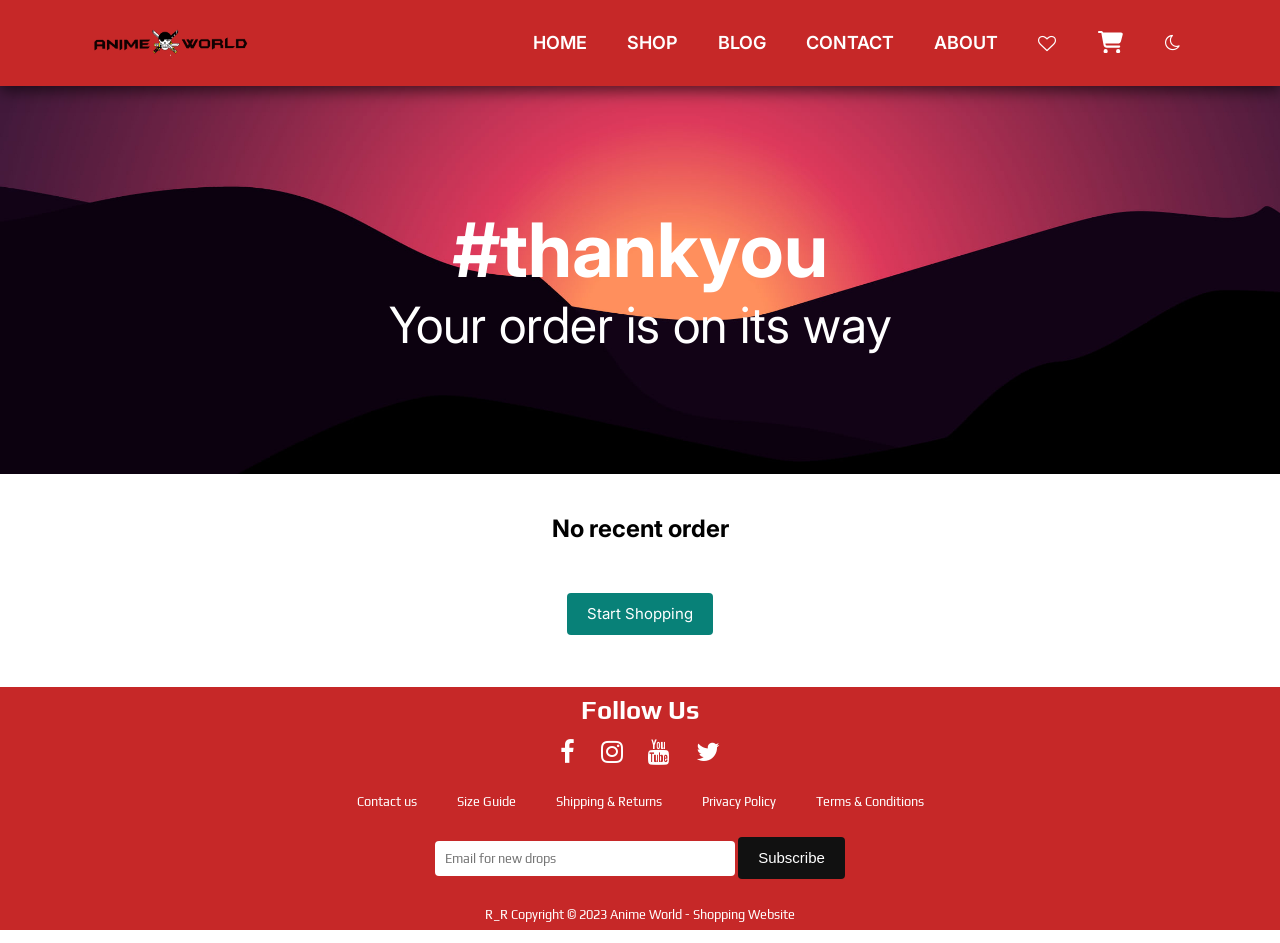
<file: order.html>
<!DOCTYPE html>
<html lang="en">
<head>
<meta charset="UTF-8">
<meta name="viewport" content="width=device-width,initial-scale=1">
<title>Order Placed | Anime World</title>
<meta name="description" content="Thank you for your Anime World order.">
<meta name="theme-color" content="#c62828">
<meta property="og:type" content="website">
<meta property="og:title" content="Order Placed | Anime World">
<meta property="og:description" content="Thank you for your Anime World order.">
<meta property="og:image" content="images/anime.png">
<link rel="stylesheet" href="index.css">
<link rel="stylesheet" href="https://cdnjs.cloudflare.com/ajax/libs/font-awesome/4.7.0/css/font-awesome.min.css">
<link rel="icon" href="images/Untitled-1.png">
<link href="https://fonts.googleapis.com/css2?family=Bebas+Neue&family=Inter&family=Play&display=swap" rel="stylesheet">
<script src="index.js" defer></script>
</head>
<body>
<section id="header"></section>
<section class="ph h-contact"><div class="space"><h1>#thankyou</h1><p>Your order is on its way</p></div></section>
<section id="ord" class="section-p1 ctr"></section>
<footer class="footer"></footer>
</body>
</html>
</file>
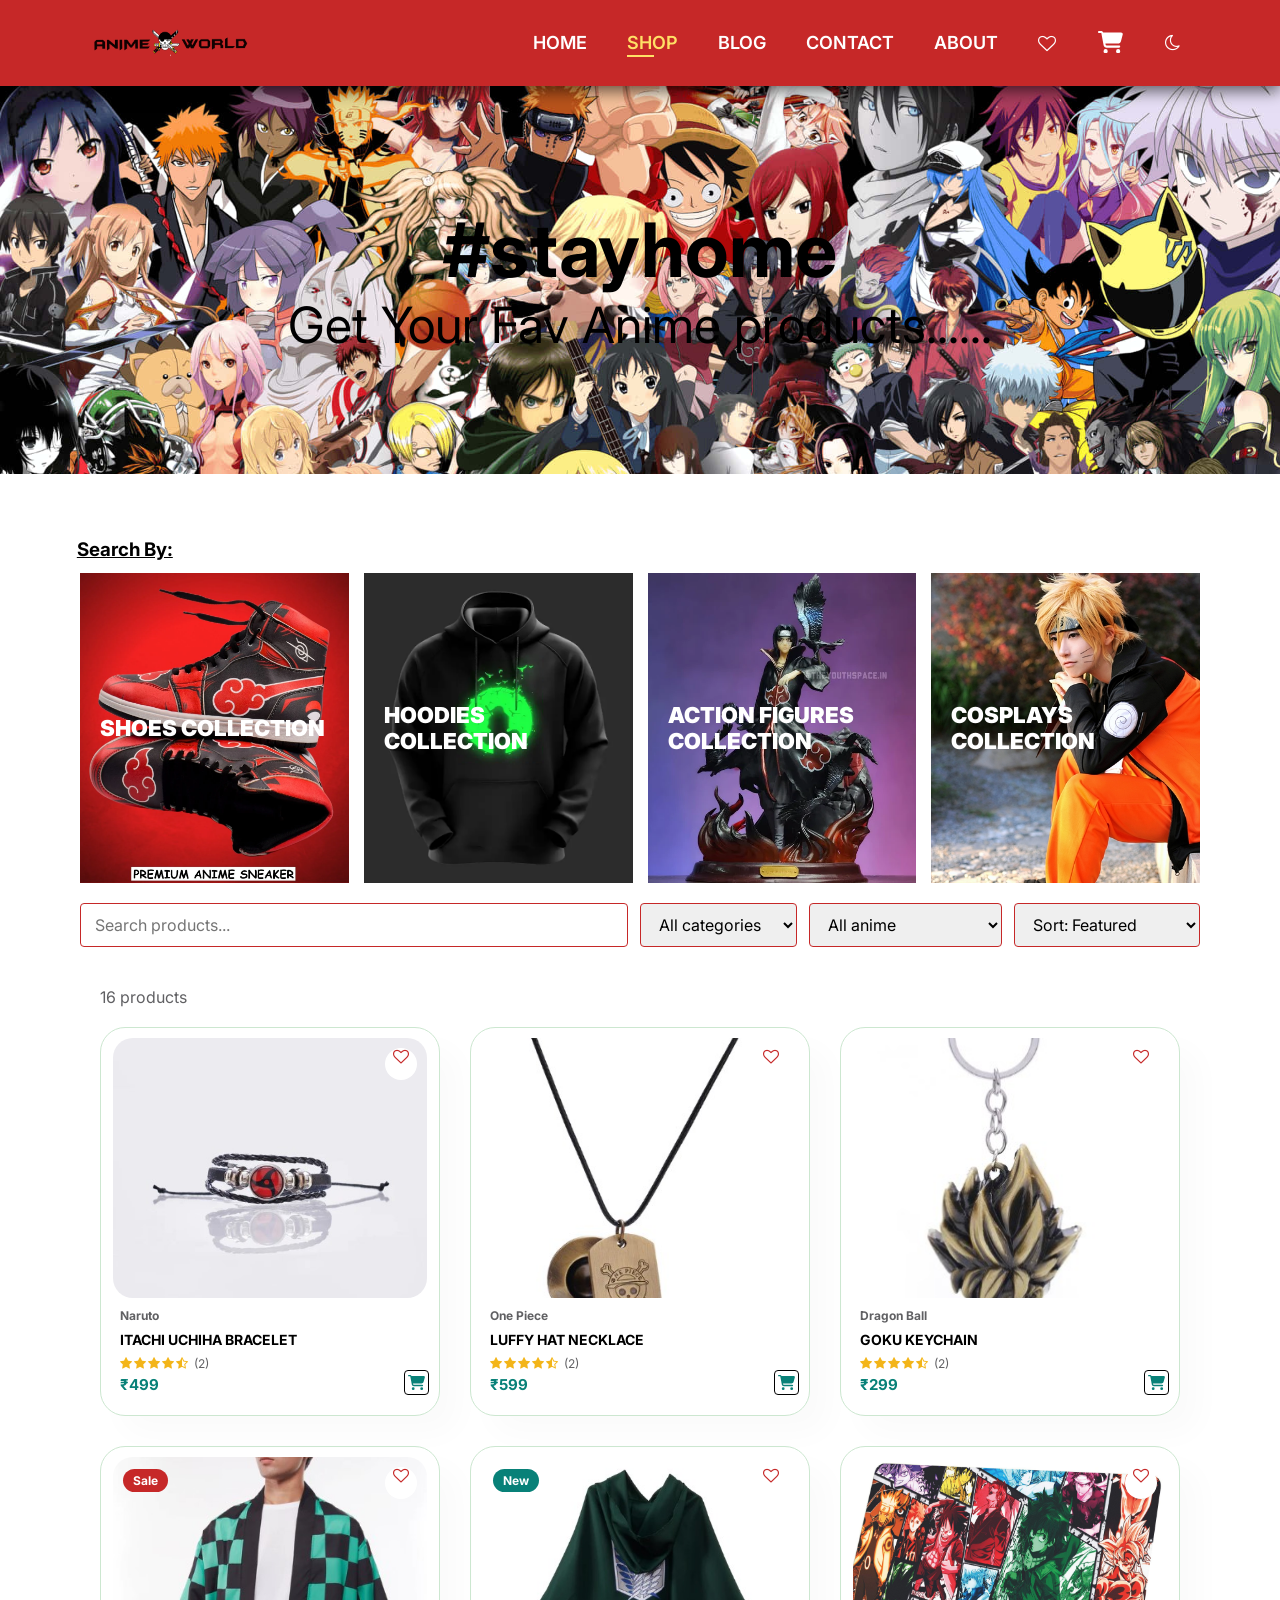
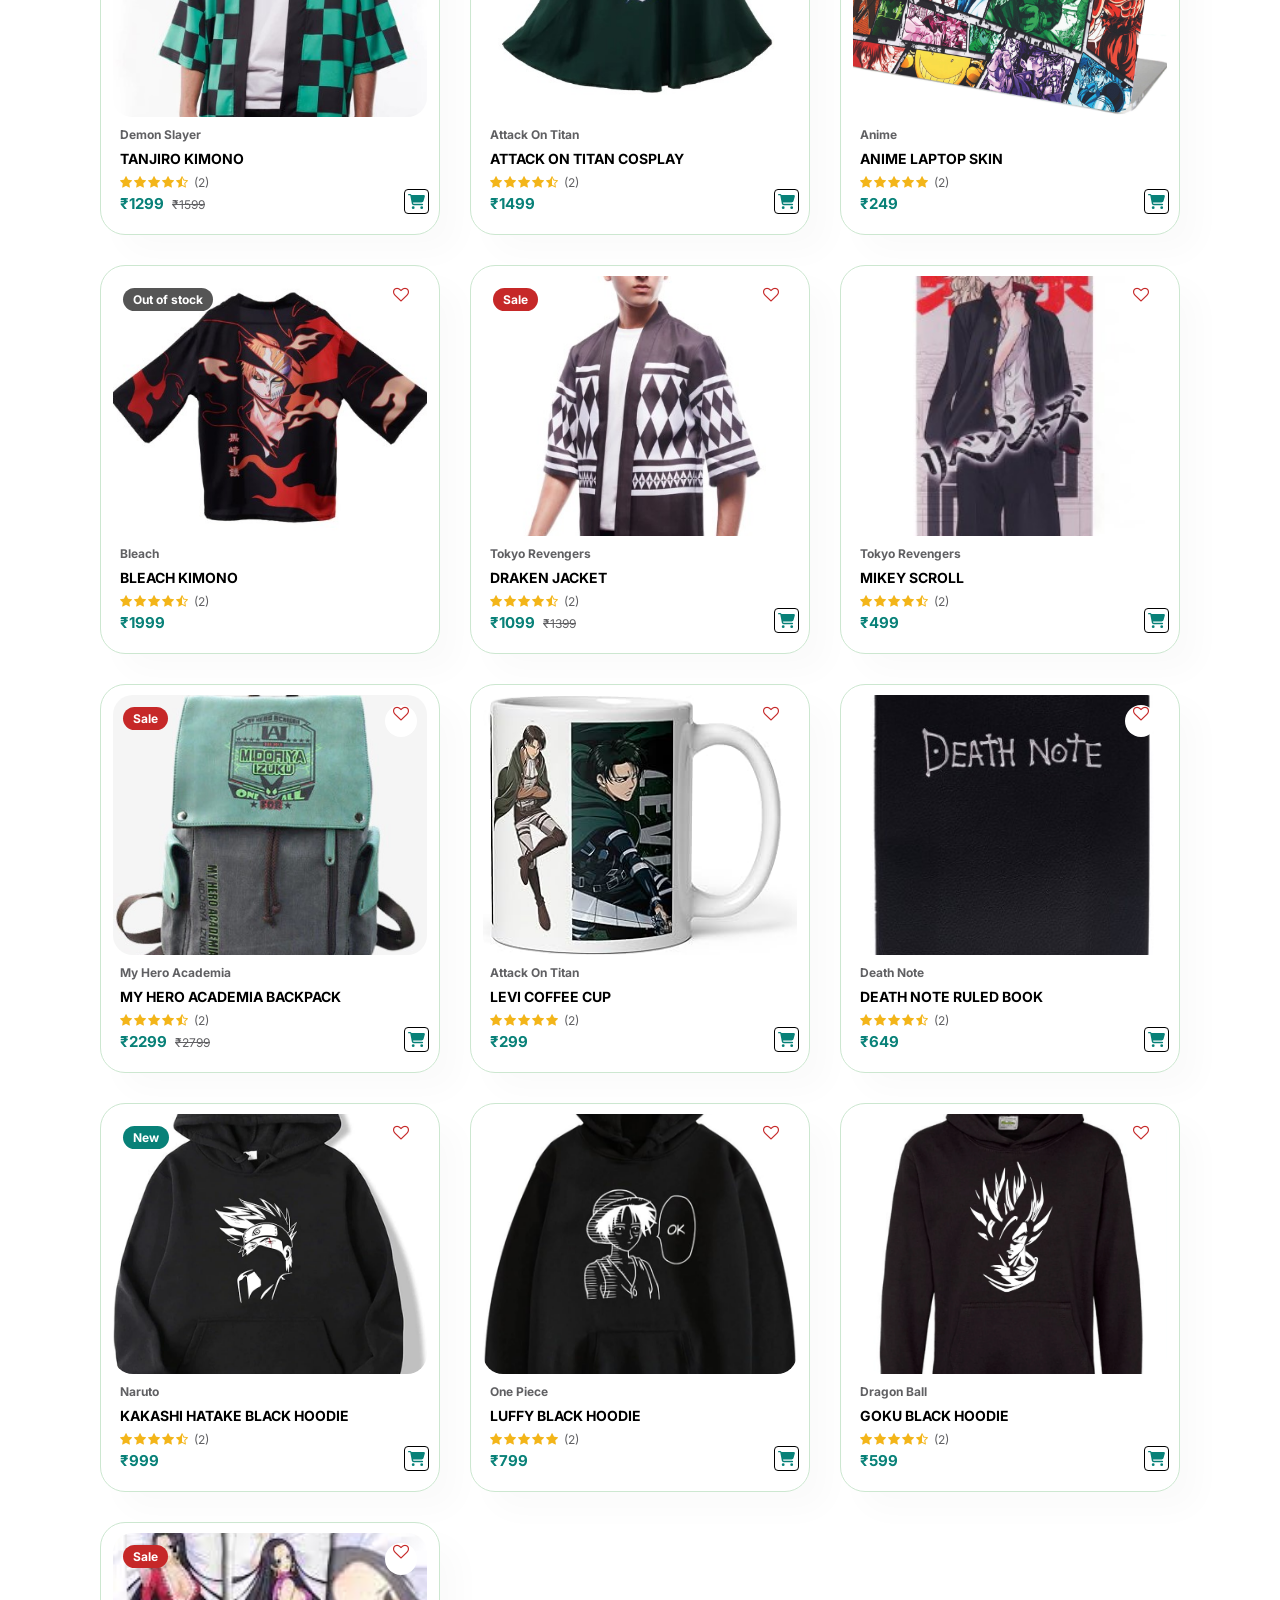
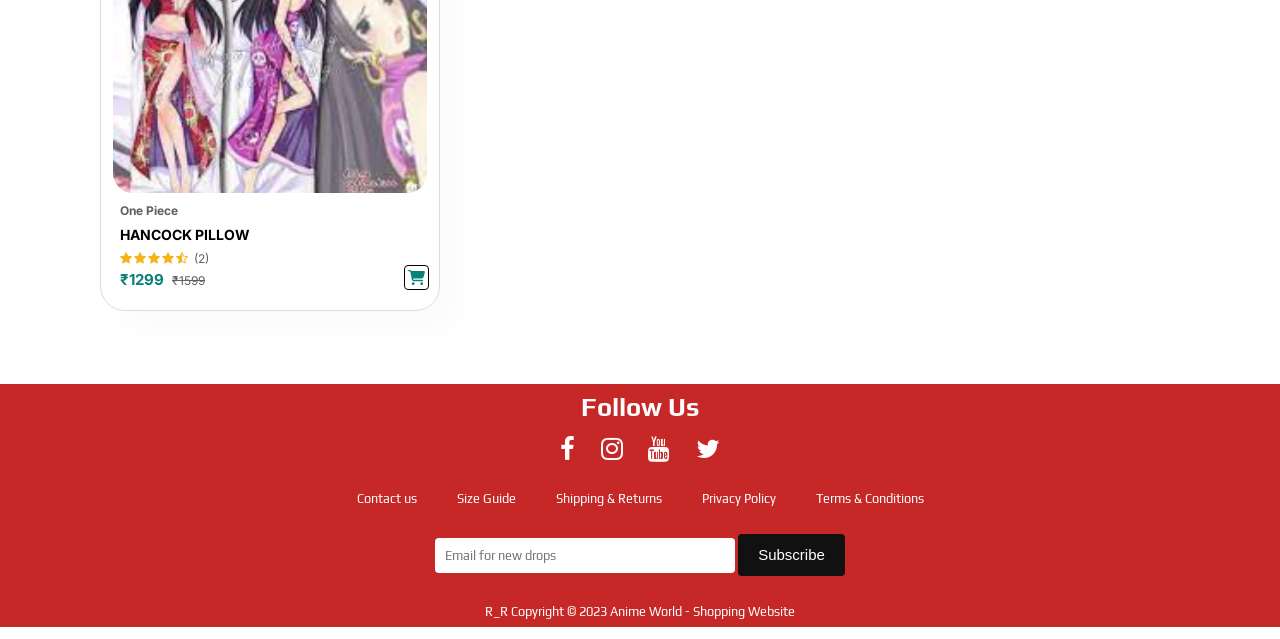
<file: shop.html>
<!DOCTYPE html>
<html lang="en">
<head>
<meta charset="UTF-8">
<meta name="viewport" content="width=device-width,initial-scale=1">
<title>Shop | Anime World</title>
<meta name="description" content="Browse and search anime hoodies, cosplay and accessories. Filter by series, category and price.">
<meta name="theme-color" content="#c62828">
<meta property="og:type" content="website">
<meta property="og:title" content="Shop | Anime World">
<meta property="og:description" content="Browse and search anime hoodies, cosplay and accessories. Filter by series, category and price.">
<meta property="og:image" content="images/anime.png">
<link rel="stylesheet" href="index.css">
<link rel="stylesheet" href="https://cdnjs.cloudflare.com/ajax/libs/font-awesome/4.7.0/css/font-awesome.min.css">
<link rel="icon" href="images/Untitled-1.png">
<link href="https://fonts.googleapis.com/css2?family=Bebas+Neue&family=Inter&family=Play&display=swap" rel="stylesheet">
<script src="index.js" defer></script>
</head>
<body>
<section id="header"></section>
<section class="ph h-shop"><div class="space"><h1>#stayhome</h1><p>Get Your Fav Anime products......</p></div></section>
<h3 class="sb">Search By:</h3>
<section id="banner-3">
<div data-cat="shoes"><h2>SHOES COLLECTION</h2></div>
<div data-cat="hoodies"><h2>HOODIES COLLECTION</h2></div>
<div data-cat="figures"><h2>ACTION FIGURES <br> COLLECTION</h2></div>
<div data-cat="cosplay"><h2>COSPLAYS COLLECTION</h2></div>
</section>
<section id="tools">
<input id="q" type="search" placeholder="Search products..." aria-label="Search">
<select id="cat" aria-label="Category"><option value="">All categories</option><option value="hoodies">Hoodies</option><option value="cosplay">Cosplay</option><option value="accessories">Accessories</option><option value="shoes">Shoes</option><option value="figures">Action Figures</option></select>
<select id="ser" aria-label="Anime series"></select>
<select id="srt" aria-label="Sort"><option value="">Sort: Featured</option><option value="a">Price: Low to High</option><option value="d">Price: High to Low</option><option value="r">Top Rated</option></select>
</section>
<section class="section-p1"><p id="cnt"></p><div class="pro-container" id="all"></div></section>
<footer class="footer"></footer>
</body>
</html>
</file>
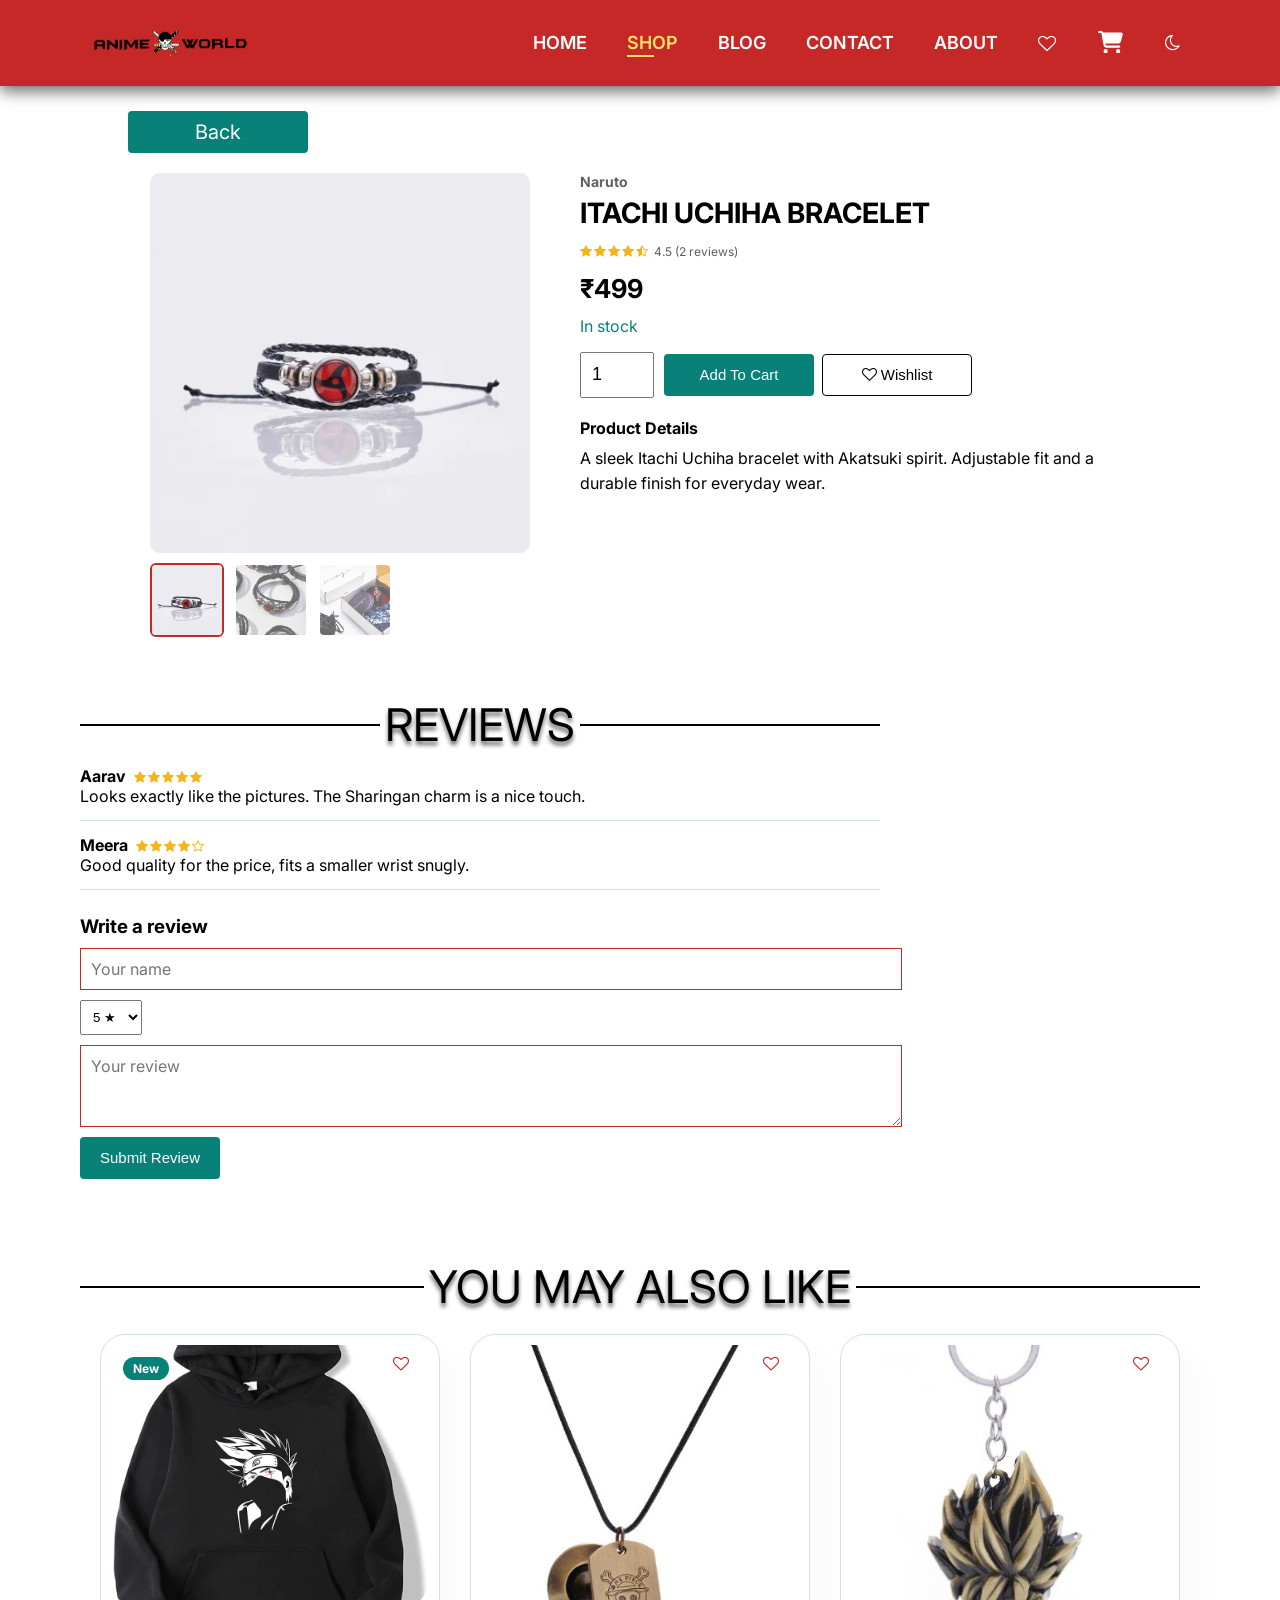
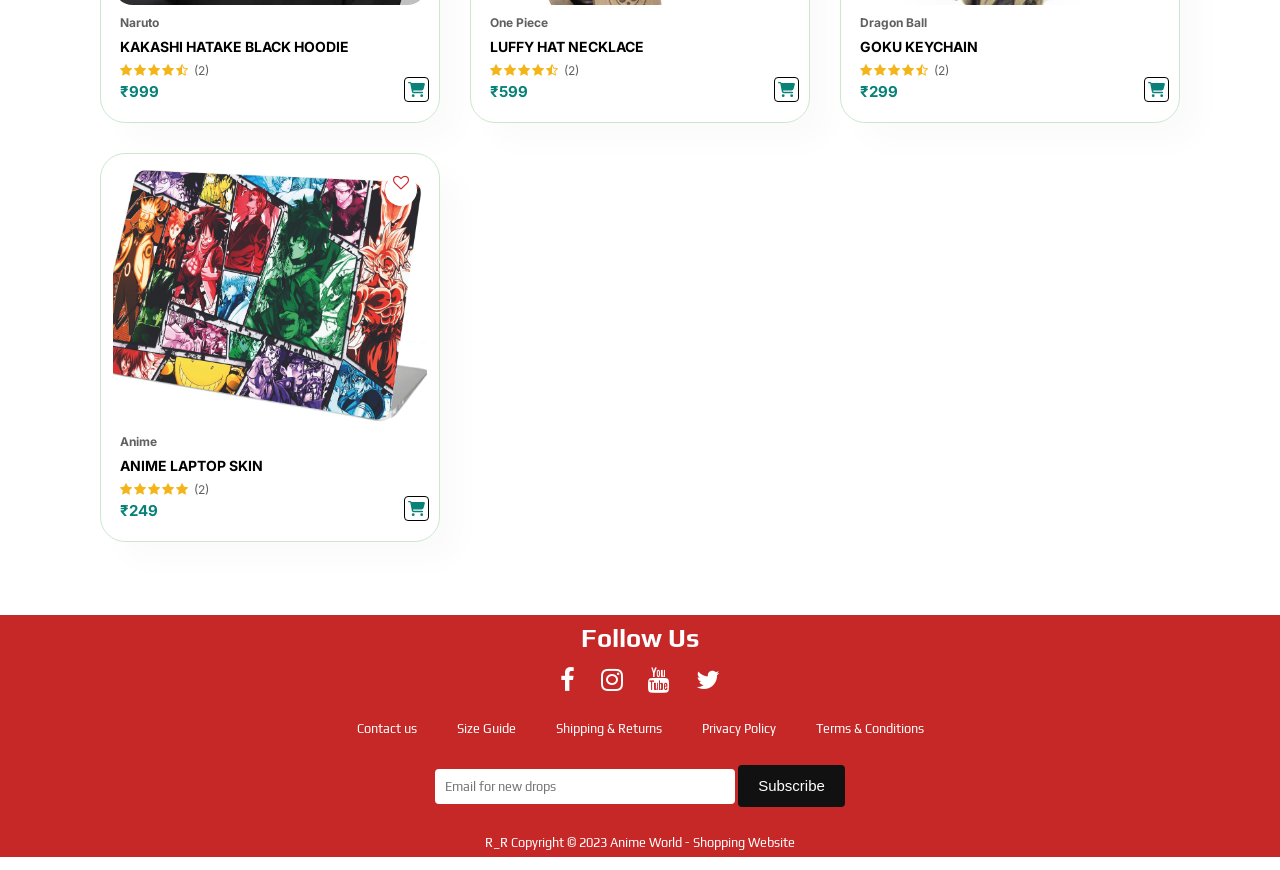
<file: sproduct.html>
<!DOCTYPE html>
<html lang="en">
<head>
<meta charset="UTF-8">
<meta name="viewport" content="width=device-width,initial-scale=1">
<title>Product | Anime World</title>
<meta name="description" content="Anime World product details, reviews and related items.">
<meta name="theme-color" content="#c62828">
<meta property="og:type" content="website">
<meta property="og:title" content="Product | Anime World">
<meta property="og:description" content="Anime World product details, reviews and related items.">
<meta property="og:image" content="images/anime.png">
<link rel="stylesheet" href="index.css">
<link rel="stylesheet" href="https://cdnjs.cloudflare.com/ajax/libs/font-awesome/4.7.0/css/font-awesome.min.css">
<link rel="icon" href="images/Untitled-1.png">
<link href="https://fonts.googleapis.com/css2?family=Bebas+Neue&family=Inter&family=Play&display=swap" rel="stylesheet">
<script src="index.js" defer></script>
</head>
<body>
<section id="header"></section>
<a class="btn back" href="shop.html">Back</a>
<section id="Product"></section>
<section id="reviews" class="section-p1"></section>
<section class="section-p1"><div class="text p">YOU MAY ALSO LIKE</div><div class="pro-container" id="rel"></div></section>
<footer class="footer"></footer>
</body>
</html>
</file>
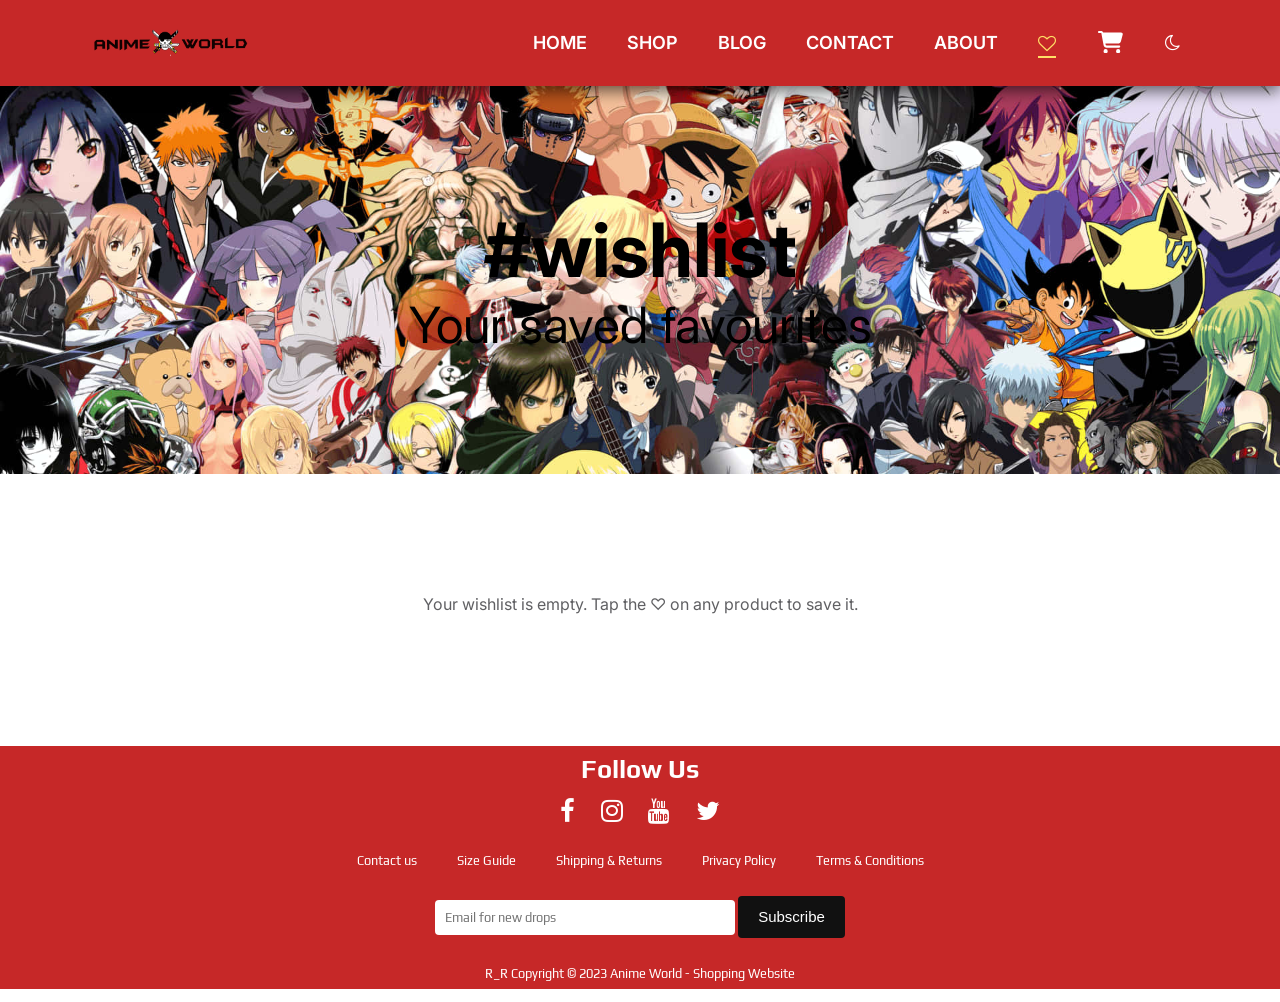
<file: wishlist.html>
<!DOCTYPE html>
<html lang="en">
<head>
<meta charset="UTF-8">
<meta name="viewport" content="width=device-width,initial-scale=1">
<title>Wishlist | Anime World</title>
<meta name="description" content="Your saved Anime World favourites.">
<meta name="theme-color" content="#c62828">
<meta property="og:type" content="website">
<meta property="og:title" content="Wishlist | Anime World">
<meta property="og:description" content="Your saved Anime World favourites.">
<meta property="og:image" content="images/anime.png">
<link rel="stylesheet" href="index.css">
<link rel="stylesheet" href="https://cdnjs.cloudflare.com/ajax/libs/font-awesome/4.7.0/css/font-awesome.min.css">
<link rel="icon" href="images/Untitled-1.png">
<link href="https://fonts.googleapis.com/css2?family=Bebas+Neue&family=Inter&family=Play&display=swap" rel="stylesheet">
<script src="index.js" defer></script>
</head>
<body>
<section id="header"></section>
<section class="ph h-shop"><div class="space"><h1>#wishlist</h1><p>Your saved favourites</p></div></section>
<section class="section-p1"><div class="pro-container" id="wl"></div></section>
<footer class="footer"></footer>
</body>
</html>
</file>
<file: index.css>
:root{--r:#c62828;--bg:#fff;--fg:#000;--mut:#606063;--bd:#cce7d0}
body.dark{--bg:#121212;--fg:#eee;--mut:#aaa;--bd:#2f4a33}
*{margin:0;padding:0}
html{scroll-padding-top:90px}
body{font-family:Inter,sans-serif;background:var(--bg);color:var(--fg)}
a{color:inherit;text-decoration:none}
svg{fill:currentColor}
.ctr{text-align:center}

/* header + nav */
#header{display:flex;align-items:center;justify-content:space-between;padding:20px 80px;background:var(--r);color:#fff;box-shadow:0 5px 15px rgba(0,0,0,.6);z-index:999;position:sticky;top:0}
#header img{width:40%;height:auto}
#header sup{font-size:11px;margin-left:2px}
#navbar{display:flex;align-items:center;justify-content:center}
#navbar li{list-style:none;padding:0 20px;position:relative}
#navbar a{font-size:18px;font-weight:600;transition:.5s}
#navbar a:hover,#navbar a.active{color:#ffe066}
#navbar a.active:after,#navbar a:hover:after{content:"";width:30%;height:2px;background:#ffe066;position:absolute;bottom:-4px;left:20px}
#navbar svg{width:25px;height:auto;margin-top:3px}
#mode{cursor:pointer;font-size:18px}
#bar,#close{display:none;cursor:pointer}
#bar{width:25px;height:25px}

/* hero */
#hero{height:100vh;display:flex;flex-direction:column;align-items:flex-start;justify-content:center;padding-top:20px;font-family:sans-serif}
#hero .back-video{position:absolute;right:0;bottom:0;top:100px;z-index:-1;width:100vw;height:100vh;object-fit:cover}
#hero .space{margin-left:120px}
#hero h4{padding-top:1px;font-size:40px;color:#fff}
#hero h1{font-size:80px;color:#ff013c}
#hero p{color:#fff}

.section-p1{padding:40px 80px}

/* headings */
.text,.text2{color:var(--fg);text-align:center;text-shadow:0 4px 4px #0009;font:400 45px Inter,sans-serif}
body.dark .text,body.dark .text2{text-shadow:none}
.text2{font-size:30px}
.text2 a{text-decoration:underline}
.p{display:flex;column-gap:.3rem}
.p:before,.p:after{content:"";flex:1;border-bottom:2px solid var(--fg);margin:auto}

/* features */
#feature{display:flex;align-items:center;justify-content:space-between;flex-wrap:wrap}
.feature-box{width:180px;text-align:center;padding:25px 15px;box-shadow:20px 20px 34px rgba(0,0,0,.08);border:1px solid var(--bd);border-radius:4px;margin:15px 0}
body.dark .feature-box{box-shadow:none}
.feature-box img{display:block;width:100%;margin-bottom:10px}
.feature-box h6{display:inline-block;padding:9px 8px 6px;line-height:1;border-radius:4px;color:#088178;background:#fddde4}

/* product cards */
.pro-container{display:grid;grid-template-columns:repeat(auto-fill,minmax(250px,1fr));gap:30px;padding:20px}
.pro{position:relative;padding:10px 12px 14px;border:1px solid var(--bd);border-radius:25px;box-shadow:20px 20px 30px rgba(0,0,0,.02);transition:.25s;animation:up .5s backwards}
.pro:hover{transform:translateY(-6px);box-shadow:20px 20px 30px rgba(0,0,0,.12)}
@keyframes up{from{opacity:0;transform:translateY(16px)}}
.pro img{display:block;width:100%;height:260px;object-fit:cover;border-radius:20px;background:linear-gradient(90deg,#eee,#f8f8f8,#eee) 0 0/200% 100%;animation:sh 1.2s linear infinite}
@keyframes sh{to{background-position:-200% 0}}
.tag{position:absolute;top:22px;left:22px;z-index:1;padding:4px 10px;border-radius:20px;background:#088178;color:#fff;font-size:12px}
.tag.sale{background:var(--r)}
.tag.out{background:#555}
.wish{position:absolute;top:20px;right:22px;z-index:1;width:32px;height:32px;line-height:32px;text-align:center;border-radius:50%;background:#fff;color:var(--r);font-size:16px;cursor:pointer}
.des{padding:7px;font-size:15px;font-weight:700;color:#088178}
.des span{color:var(--mut);font-size:12px}
.des h5{padding-top:7px;color:var(--fg);font-size:14px}
.des s,.pr s{color:var(--mut);font-weight:400;font-size:.8em;margin-left:4px}
.star{display:flex;align-items:center;gap:2px;margin:8px 0 4px;color:#f3b519;font-size:13px}
.star small{margin-left:4px;color:var(--mut);font-weight:400;font-size:12px}
.cart{box-sizing:border-box;width:25px;height:25px;padding:3px;border:1px solid var(--fg);border-radius:4px;color:#088178;position:absolute;bottom:20px;right:10px;cursor:pointer}
.empty{grid-column:1/-1;text-align:center;padding:60px 0;color:var(--mut)}

/* footer */
.footer{background:var(--r);font-family:Play,sans-serif;text-align:center;min-height:190px;color:#fff}
.footer .row{margin:1% 0;padding:.6% 0;font-size:.8em}
.footer a{transition:.5s}
.footer a:hover{color:#ffe066}
.footer li{display:inline-block;margin:0 20px}
.footer .fa{font-size:2em;margin:0 1%}
#nl input{padding:10px;border:0;border-radius:4px;width:min(280px,60%);font:inherit}
.footer .btn{background:#111}

/* buttons */
.btn{display:inline-block;padding:0 20px;height:42px;line-height:42px;text-align:center;font-size:15px;border:0;border-radius:4px;background:#088178;color:#fff;cursor:pointer}
.btn.alt{background:none;color:var(--fg);border:1px solid var(--fg);line-height:40px;margin-left:8px}
.btn[disabled]{background:#888;cursor:not-allowed}
.button-49,.button-49:after{display:inline-block;width:150px;height:76px;text-align:center;font:20px/78px 'Bebas Neue',sans-serif;background:linear-gradient(45deg,transparent 5%,#ff013c 5%);border:0;color:#fff;letter-spacing:3px;box-shadow:6px 0 0 #121414;outline:transparent;position:relative;user-select:none;-webkit-user-select:none;touch-action:manipulation;margin-top:10px}
.button-49:after{--s0:inset(50% 50% 50% 50%);--s1:inset(80% -6px 0 0);--s2:inset(50% -6px 30% 0);--s3:inset(10% -6px 85% 0);--s4:inset(40% -6px 43% 0);--s5:inset(80% -6px 5% 0);content:'SHOP NOW';display:block;position:absolute;inset:0;margin:0;background:linear-gradient(45deg,transparent 3%,#020303 3%,#080c0c 5%,#ff013c 5%);text-shadow:-3px -3px 0 #f8f005,3px 3px 0 #121616;clip-path:var(--s0)}
.button-49:hover:after{animation:1s steps(2,end) glitch}
@keyframes glitch{
0%{clip-path:var(--s1);transform:translate(-20px,-10px)}
10%{clip-path:var(--s3);transform:translate(10px,10px)}
20%{clip-path:var(--s1);transform:translate(-10px,10px)}
30%{clip-path:var(--s3);transform:translate(0,5px)}
40%{clip-path:var(--s2);transform:translate(-5px,0)}
50%{clip-path:var(--s3);transform:translate(5px,0)}
60%{clip-path:var(--s4);transform:translate(5px,10px)}
70%{clip-path:var(--s2);transform:translate(-10px,10px)}
80%{clip-path:var(--s5);transform:translate(20px,-10px)}
90%{clip-path:var(--s1);transform:translate(-10px,0)}
100%{clip-path:var(--s1);transform:translate(0)}}
@media(min-width:768px){.button-49,.button-49:after{width:200px;height:86px;line-height:88px}}

/* toast */
#toast{position:fixed;left:50%;bottom:30px;transform:translate(-50%,100px);background:#222;color:#fff;padding:12px 22px;border-radius:30px;opacity:0;transition:.3s;z-index:9999;pointer-events:none}
#toast.on{transform:translate(-50%,0);opacity:1}

/* page banners */
.ph{height:40vh;display:flex;flex-direction:column;justify-content:center;text-align:center;padding:14px;font-size:50px;color:#fff;background-size:cover}
.h-shop{background-image:url(images/allin1.jpg);color:#000}
.h-blog{background-image:url(images/l.jpeg)}
.h-about{background-image:url(images/about/bg.jpg);color:#000}
.h-contact{background-image:url(images/contact/bg.jpg)}

/* shop */
.sb{margin:5% 0 1% 6%;text-decoration:underline}
#banner-3{display:flex;gap:15px;flex-wrap:wrap;padding:0 80px;cursor:pointer}
#banner-3 div{flex:1 1 220px;display:flex;flex-direction:column;justify-content:center;height:30vh;padding:20px;margin-bottom:20px;background:center/cover}
#banner-3 div:nth-child(1){background-image:url("images/shop catagories/shoes.webp")}
#banner-3 div:nth-child(2){background-image:url("images/shop catagories/hoddie.webp")}
#banner-3 div:nth-child(3){background-image:url("images/shop catagories/action.webp")}
#banner-3 div:nth-child(4){background-image:url("images/shop catagories/cos.jpg")}
#banner-3 h2{color:#fff;font-weight:900;font-size:22px}
#tools{display:flex;gap:12px;flex-wrap:wrap;padding:0 80px}
#tools input{flex:1 1 220px}
#tools input,#tools select{padding:10px 14px;border:1px solid var(--r);border-radius:4px;font:inherit}
#cnt{padding:0 20px;color:var(--mut)}

/* product page */
.back{margin:2% 0 0 10%;width:140px;font-size:20px}
#Product{display:flex;gap:50px;padding:20px 150px}
.gal{width:380px;flex-shrink:0}
.zoom{width:380px;height:380px;overflow:hidden;border-radius:10px;cursor:zoom-in;background:#eee}
.zoom img{width:100%;height:100%;object-fit:cover;transition:transform .2s}
.zoom:hover img{transform:scale(2);transform-origin:var(--x,50%) var(--y,50%)}
.th{display:flex;gap:10px;margin-top:10px}
.th img{width:70px;height:70px;object-fit:cover;border-radius:6px;cursor:pointer;opacity:.6;border:2px solid transparent}
.th img.on{opacity:1;border-color:var(--r)}
.single h6{color:var(--mut);font-size:14px}
.single h4{padding:20px 0 8px}
.pn{font-size:28px;padding:6px 0}
.pr{font-size:26px;padding:10px 0}
.stock{color:#088178;margin-bottom:12px}
.stock.out{color:var(--r)}
.single select{display:block;padding:8px 12px;margin-bottom:12px}
.single input{width:60px;height:42px;padding-left:10px;font-size:18px;margin-right:10px}
.single .btn{width:150px}
.single p{line-height:1.6}
#reviews{max-width:800px}
.rv{padding:14px 0;border-bottom:1px solid var(--bd)}
.rv .star{display:inline-flex;margin:0 0 0 8px}
#rf{display:flex;flex-direction:column;align-items:flex-start;gap:10px;margin-top:25px}
#rf input,#rf textarea{width:100%;padding:10px;border:1px solid var(--r);font:inherit}
#rf select{padding:8px}

/* blog */
#blog{padding:150px 150px 0}
.blog-box{display:flex;align-items:center;width:100%;position:relative;padding-bottom:100px}
.blog-img{width:50%;margin-right:40px}
#blog img{width:100%;height:300px;object-fit:cover}
.blog-details{width:50%}
.blog-details h4{font-size:40px}
.blog-details p{margin:20px 0}
.blog-details summary{cursor:pointer;font-size:15px;font-weight:700;transition:.3s}
.blog-details summary:hover{color:var(--r)}
.blog-details details p{margin:12px 0 0}
.blog-box h1{position:absolute;top:-50px;left:0;font-size:70px;z-index:-9}

/* about */
#about-head{display:flex;align-items:center}
#about-head img{width:50%;height:auto}
#about-head>div{padding-left:40px}
#about-head p{margin-bottom:20px;line-height:1.6}
#about-head ul{padding-left:20px;margin-bottom:20px;line-height:1.8}
.mq{background:#ccc;overflow:hidden;white-space:nowrap}
body.dark .mq{background:#333}
#about-head .mq p{display:inline-block;margin:0;padding-left:100%;animation:mq 25s linear infinite}
@keyframes mq{to{transform:translateX(-100%)}}

/* info pages */
#info{max-width:900px}
#info h2{padding:30px 0 10px}
#info p,#info li{line-height:1.7;margin-bottom:10px}
#info ul{padding-left:20px}
#info table{border-collapse:collapse;margin:10px 0}
#info td,#info th{border:1px solid var(--r);padding:8px 18px;text-align:center}

/* contact */
#contact-details{display:flex;align-items:center;justify-content:space-between}
.details{width:40%}
.details span,#form-details span{font-size:12px}
.details h2,#form-details h2{font-size:26px;line-height:35px;padding:20px 0}
.details h3{font-size:16px;padding-bottom:15px}
.details li{list-style:none;display:flex;padding:10px 0}
.details li i{font-size:14px;padding-right:22px}
.details li p{font-size:14px}
.map{width:55%;height:400px}
.map iframe{width:100%;height:100%;border:0}
#form-details{display:flex;justify-content:space-between;margin:30px;padding:80px;border:1px solid red}
#form-details form{width:65%;display:flex;flex-direction:column;align-items:flex-start}
#form-details input,#form-details textarea{width:100%;padding:12px 15px;outline:none;margin-bottom:20px;border:1px solid red;font:inherit}
.people div{display:flex;align-items:flex-start;padding-bottom:25px}
.people img{width:65px;height:65px;object-fit:cover;margin-right:15px}
.people p{font-size:13px;line-height:25px}
.people span{display:block;font-size:16px;font-weight:600}

/* cart + checkout */
#cart{overflow-x:auto}
#cart table{width:100%;border-collapse:collapse;table-layout:fixed;white-space:nowrap}
#cart td{text-align:center;font-size:15px}
#cart td:first-child{width:100px}
#cart td:nth-child(2){width:150px}
#cart td:nth-child(3){width:250px}
#cart td:nth-child(n+4){width:100px}
#cart img{width:70px}
#cart thead{border:1px solid red;border-left:0;border-right:0}
#cart thead td{font-weight:700;text-transform:uppercase;font-size:13px;padding:18px 0}
#cart tbody td{padding-top:18px}
#cart input{width:70px;padding:10px 5px 10px 15px}
#cart tbody button{background:none;border:0;font-size:18px;color:var(--fg);cursor:pointer}
#cart-add{display:flex;flex-wrap:wrap;justify-content:space-between}
#coupon{width:50%;margin-bottom:30px}
#coupon h3{padding-bottom:15px}
#coupon input{padding:10px 20px;outline:none;width:40%;margin-right:10px;border:1px solid red}
#cm{color:var(--r);font-size:13px;margin-top:8px}
#sub,#sum{border:1px solid red;padding:20px}
#sub{width:40%;margin-bottom:30px}
#sub h3,#sum h3{padding-bottom:20px}
#sub table,#sum table{border-collapse:collapse;width:100%;margin-bottom:20px}
#sub td,#sum td{border:1px solid red;padding:10px;font-size:13px}
#checkout{display:flex;gap:40px;flex-wrap:wrap;align-items:flex-start}
#co{flex:2 1 400px;display:flex;flex-direction:column;gap:12px;align-items:flex-start}
#co input:not([type=radio]),#co textarea{width:100%;padding:12px 15px;border:1px solid var(--r);outline:none;font:inherit}
.two{display:flex;gap:12px;width:100%}
.two input{flex:1;min-width:0}
#co label{cursor:pointer}
.note{color:var(--mut);font-size:13px}
#sum{flex:1 1 300px}
#oi{list-style:none;margin-bottom:15px}
#oi li{display:flex;justify-content:space-between;gap:12px;padding:6px 0;font-size:14px}
.ot{margin:20px auto;border-collapse:collapse;min-width:min(500px,100%)}
.ot td{border:1px solid var(--r);padding:10px}
#ord p{margin:15px 0}

/* dark mode form fields */
body.dark input,body.dark select,body.dark textarea{background:#1e1e1e;color:#eee}
body.dark .zoom{background:#222}
body.dark .wish{background:#222}

@media(max-width:799px){
#header{padding:20px}
#navbar{flex-direction:column;align-items:flex-start;justify-content:flex-start;position:fixed;top:0;right:-310px;height:100vh;width:300px;background:var(--r);box-shadow:-5px 0 15px rgba(0,0,0,.4);padding:80px 0 0 10px;transition:.3s}
#navbar.active{right:0}
#navbar li{margin-bottom:25px}
#bar,#close{display:block}
#navbar #close{position:absolute;top:20px;right:20px;font-size:24px}
.section-p1,#banner-3,#tools{padding:20px}
#blog{padding:60px 20px 0}
.ph{font-size:30px}
#hero .space{margin-left:20px}
#hero h1{font-size:48px}
#about-head,.blog-box,#contact-details,#form-details,#Product{flex-direction:column}
#about-head img,.blog-img,.blog-details,.details,.map,#form-details form,#coupon,#sub{width:100%}
#about-head>div{padding:20px 0}
.blog-img{margin:0 0 20px}
#form-details{padding:20px;margin:10px}
#Product{padding:20px;gap:20px}
.gal,.zoom{width:100%}
.zoom{height:auto;aspect-ratio:1}
.footer{text-align:left;padding:5%}
.footer li{display:block;margin:10px 0}
.footer .fa{margin:0 3%}}
</file>
